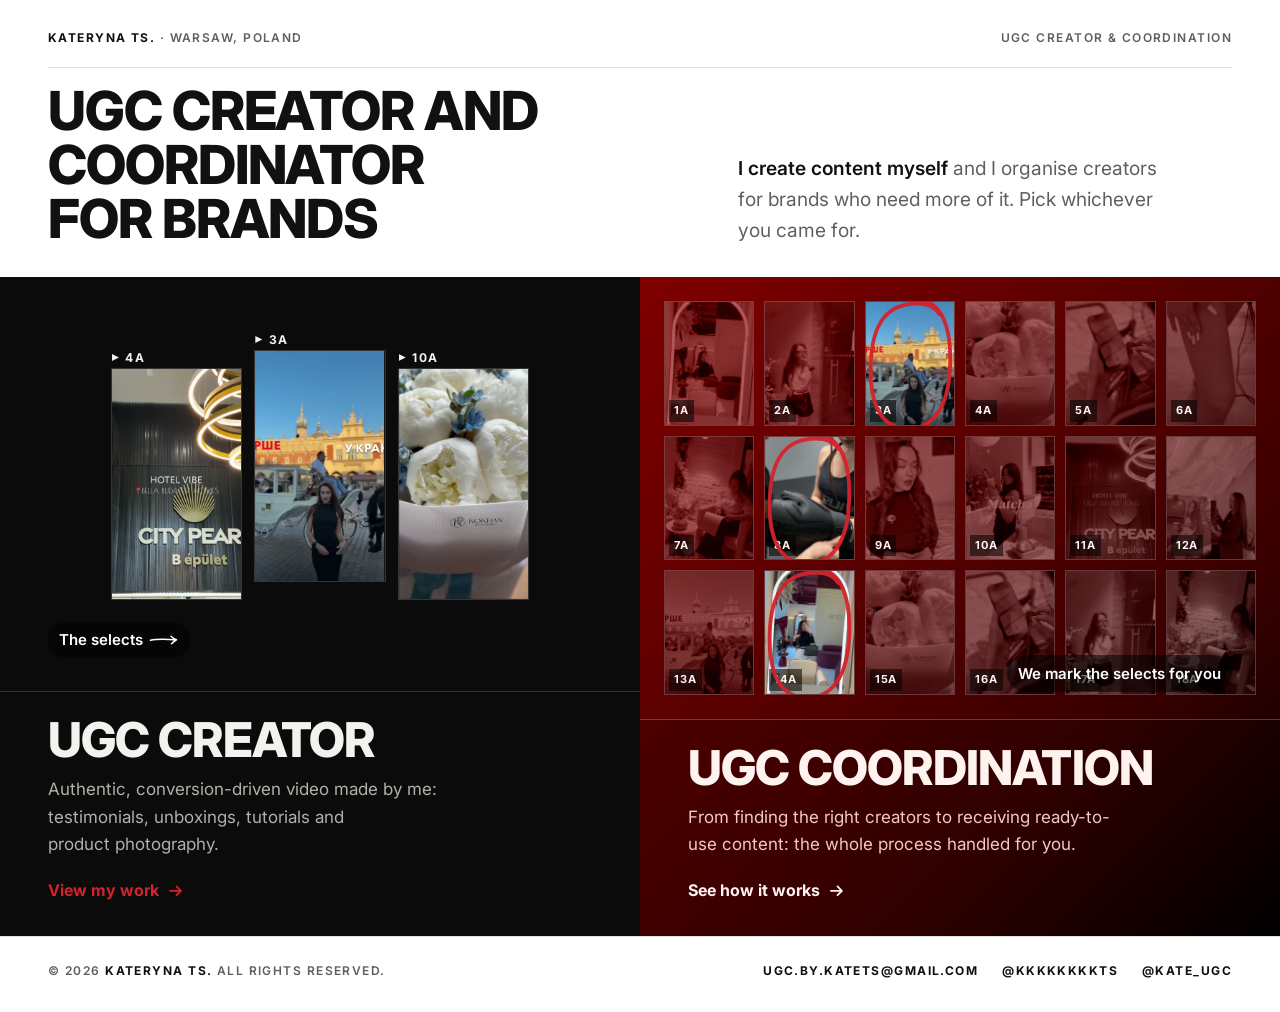
<file: index.html>
<!DOCTYPE html>
<html lang="en">
<head>
    <meta charset="UTF-8">
    <meta name="viewport" content="width=device-width, initial-scale=1.0">
    <title>Kateryna Ts. — UGC Creator &amp; Coordination</title>
    <meta name="description" content="Kateryna Ts. — UGC creator and model, and UGC coordination for brands. Choose the portfolio or the coordination service.">
    <meta name="author" content="Kateryna Ts.">
    <link rel="canonical" href="https://katyats.com/">
    <meta name="theme-color" content="#800000">
    <meta property="og:type" content="website">
    <meta property="og:site_name" content="Kateryna Ts.">
    <meta property="og:url" content="https://katyats.com/">
    <meta property="og:title" content="Kateryna Ts. — UGC Creator &amp; Coordination">
    <meta property="og:description" content="Kateryna Ts. — UGC creator and model, and UGC coordination for brands. Choose the portfolio or the coordination service.">
    <meta property="og:image" content="https://katyats.com/og-image.jpg">
    <meta property="og:image:width" content="1200">
    <meta property="og:image:height" content="630">
    <meta property="og:image:alt" content="Kateryna Ts. — UGC creator and coordinator for brands. Three stills from the portfolio.">
    <meta property="og:locale" content="en_US">
    <meta name="twitter:card" content="summary_large_image">
    <meta name="twitter:title" content="Kateryna Ts. — UGC Creator &amp; Coordination">
    <meta name="twitter:description" content="Kateryna Ts. — UGC creator and model, and UGC coordination for brands. Choose the portfolio or the coordination service.">
    <meta name="twitter:image" content="https://katyats.com/og-image.jpg">
    <link rel="icon" href="/favicon.svg" type="image/svg+xml">
    <link rel="preconnect" href="https://fonts.googleapis.com">
    <link rel="preconnect" href="https://fonts.gstatic.com" crossorigin>
    <link href="https://fonts.googleapis.com/css2?family=Inter:wght;500;600;700;800&display=swap" rel="stylesheet">
    <link rel="stylesheet" href="/css/site.css">
    <script type="application/ld+json">
    {"@context":"https://schema.org","@type":"WebSite","name":"Kateryna Ts.","url":"https://katyats.com/","author":{"@type":"Person","name":"Kateryna Ts.","jobTitle":"UGC Creator & Coordinator","url":"https://katyats.com/creator/"},"hasPart":[{"@type":"WebPage","name":"UGC Creator","url":"https://katyats.com/creator/"},{"@type":"WebPage","name":"UGC Coordination","url":"https://katyats.com/coordination/"}]}
    </script>
</head>
<body class="page-chooser">
<!--
THESIS: A darkroom contact sheet. The work sits on black film base with white edge print; a red grease pencil marks the selects. Refuses the beige creator-portfolio and the neon agency page alike.
OWN-WORLD: film black #0b0b0b, edge-print off-white, brand maroon #800000 owning whole regions, pencil red #d5222c for marks and actions. Big Shoulders Display caps as edge print, Schibsted Grotesk body, Caveat for pencil notes. Frames are 9:16 negatives with frame numbers; circles are drawn strokes, never borders.
STORY: a brand manager on a phone sees the videos first, understands there are two doors (I film / I coordinate), and writes on Telegram or email within a minute.
FIRST VIEWPORT: name and one-line offer as edge print, a headline in condensed caps, then two doors filling the viewport: black door with three looping frames and a pencil circle, red door with a ghost sheet and marked selects.
FORM: contact sheet with grease-pencil selects, candidate 5 of 7, seed 7b28501a.
FINISH: unreviewed and undocumented is unfinished; this build ends with the finish review, the verdict, and DESIGN.md
-->
    <main class="chooser">
        <section class="chooser-top">
            <div class="container">
                <div class="chooser-meta">
                    <span class="edge-print"><b>Kateryna Ts.</b> · Warsaw, Poland</span>
                    <span class="edge-print">UGC creator &amp; coordination</span>
                </div>
                <h1>UGC creator and coordinator for brands</h1>
                <p class="chooser-lead"><b>I create content myself</b> and I organise creators for brands who need more of&nbsp;it. Pick whichever you came&nbsp;for.</p>
            </div>
        </section>

        <div class="doors">
            <a class="door door--film" href="/creator/" data-flood="#0b0b0b">
                <div class="door-stage">
                    <span class="note note--film">The selects <svg class="stroke-arrow" viewBox="0 0 60 24" aria-hidden="true"><path d="M3 13 C 18 10, 34 11, 52 12 M44 5 C 48 9, 51 11, 55 12 C 51 14, 48 17, 45 20"/></svg></span>
                    <ul class="door-strip" aria-hidden="true">
                        <li class="frame"><span class="frame-num edge-print"><b>4A</b></span><div class="frame-media"><video data-loop muted loop playsinline preload="none" poster="/videos/posters/video4.jpg" data-src="/videos/preview/video4.mp4"></video></div><svg class="pencil" viewBox="0 0 100 160" aria-hidden="true"><path d="M52 6 C 88 2, 100 40, 96 92 C 92 140, 70 158, 44 156 C 12 154, 2 120, 4 78 C 6 34, 22 10, 58 10 C 72 10, 80 16, 84 22"/></svg></li>
                        <li class="frame"><span class="frame-num edge-print"><b>3A</b></span><div class="frame-media"><video data-loop muted loop playsinline preload="none" poster="/videos/posters/video2.jpg" data-src="/videos/preview/video2.mp4"></video></div><svg class="pencil" viewBox="0 0 100 160" aria-hidden="true"><path d="M52 6 C 88 2, 100 40, 96 92 C 92 140, 70 158, 44 156 C 12 154, 2 120, 4 78 C 6 34, 22 10, 58 10 C 72 10, 80 16, 84 22"/></svg></li>
                        <li class="frame"><span class="frame-num edge-print"><b>10A</b></span><div class="frame-media"><video data-loop muted loop playsinline preload="none" poster="/videos/posters/video9.jpg" data-src="/videos/preview/video9.mp4"></video></div><svg class="pencil" viewBox="0 0 100 160" aria-hidden="true"><path d="M52 6 C 88 2, 100 40, 96 92 C 92 140, 70 158, 44 156 C 12 154, 2 120, 4 78 C 6 34, 22 10, 58 10 C 72 10, 80 16, 84 22"/></svg></li>
                    </ul>
                </div>
                <div class="door-body">
                    <h2><span class="door-mark">UGC Creator<svg class="pencil pencil-wide" viewBox="0 0 100 160" preserveAspectRatio="none" aria-hidden="true"><path d="M52 6 C 88 2, 100 40, 96 92 C 92 140, 70 158, 44 156 C 12 154, 2 120, 4 78 C 6 34, 22 10, 58 10 C 72 10, 80 16, 84 22"/></svg></span></h2>
                    <p>Authentic, conversion-driven video made by me: testimonials, unboxings, tutorials and product&nbsp;photography.</p>
                    <span class="door-cta">View my work <svg viewBox="0 0 24 24" aria-hidden="true"><path d="M4 12h15M13 6l6 6-6 6"/></svg></span>
                </div>
            </a>
            <a class="door door--red" href="/coordination/" data-flood="#800000">
                <div class="door-stage">
                    <span class="note">We mark the selects for you</span>
                    <ul class="ghost-sheet" aria-hidden="true"><li class="ghost" data-n="1A"><img src="/videos/posters/video5.jpg" alt="" ></li><li class="ghost" data-n="2A"><img src="/videos/posters/video7.jpg" alt="" ></li><li class="ghost is-select" data-n="3A"><img src="/videos/posters/video2.jpg" alt="" ><svg class="pencil" viewBox="0 0 100 160" aria-hidden="true"><path d="M52 6 C 88 2, 100 40, 96 92 C 92 140, 70 158, 44 156 C 12 154, 2 120, 4 78 C 6 34, 22 10, 58 10 C 72 10, 80 16, 84 22"/></svg></li><li class="ghost" data-n="4A"><img src="/videos/posters/video9.jpg" alt="" ></li><li class="ghost" data-n="5A"><img src="/videos/posters/video0.jpg" alt="" ></li><li class="ghost" data-n="6A"><img src="/videos/posters/video11.jpg" alt="" ></li><li class="ghost" data-n="7A"><img src="/videos/posters/video3.jpg" alt="" ></li><li class="ghost is-select" data-n="8A"><img src="/videos/posters/video8.jpg" alt="" ><svg class="pencil" viewBox="0 0 100 160" aria-hidden="true"><path d="M52 6 C 88 2, 100 40, 96 92 C 92 140, 70 158, 44 156 C 12 154, 2 120, 4 78 C 6 34, 22 10, 58 10 C 72 10, 80 16, 84 22"/></svg></li><li class="ghost" data-n="9A"><img src="/videos/posters/video1.jpg" alt="" ></li><li class="ghost" data-n="10A"><img src="/videos/posters/video10.jpg" alt="" ></li><li class="ghost" data-n="11A"><img src="/videos/posters/video4.jpg" alt="" ></li><li class="ghost" data-n="12A"><img src="/videos/posters/video6.jpg" alt="" ></li><li class="ghost" data-n="13A"><img src="/videos/posters/video2.jpg" alt="" ></li><li class="ghost is-select" data-n="14A"><img src="/videos/posters/video5.jpg" alt="" ><svg class="pencil" viewBox="0 0 100 160" aria-hidden="true"><path d="M52 6 C 88 2, 100 40, 96 92 C 92 140, 70 158, 44 156 C 12 154, 2 120, 4 78 C 6 34, 22 10, 58 10 C 72 10, 80 16, 84 22"/></svg></li><li class="ghost" data-n="15A"><img src="/videos/posters/video9.jpg" alt="" ></li><li class="ghost" data-n="16A"><img src="/videos/posters/video0.jpg" alt="" ></li><li class="ghost" data-n="17A"><img src="/videos/posters/video7.jpg" alt="" ></li><li class="ghost" data-n="18A"><img src="/videos/posters/video3.jpg" alt="" ></li></ul>
                </div>
                <div class="door-body">
                    <h2><span class="door-mark">UGC Coordination<svg class="pencil pencil-wide" viewBox="0 0 100 160" preserveAspectRatio="none" aria-hidden="true"><path d="M52 6 C 88 2, 100 40, 96 92 C 92 140, 70 158, 44 156 C 12 154, 2 120, 4 78 C 6 34, 22 10, 58 10 C 72 10, 80 16, 84 22"/></svg></span></h2>
                    <p>From finding the right creators to receiving ready-to-use content: the whole process handled for&nbsp;you.</p>
                    <span class="door-cta">See how it works <svg viewBox="0 0 24 24" aria-hidden="true"><path d="M4 12h15M13 6l6 6-6 6"/></svg></span>
                </div>
            </a>
        </div>
    </main>
    <footer class="site-foot">
        <div class="container">
            <span class="edge-print">© <span id="footerYear">2026</span> <b>Kateryna Ts.</b> All rights reserved.</span>
            <span class="foot-links"><a class="edge-print" href="mailto:ugc.by.katets@gmail.com"><b>ugc.by.katets@gmail.com</b></a><a class="edge-print" href="https://t.me/kkkkkkkkts" target="_blank" rel="noopener noreferrer"><b>@kkkkkkkkts</b></a><a class="edge-print" href="https://t.me/kate_ugc" target="_blank" rel="noopener noreferrer"><b>@kate_ugc</b></a></span>
        </div>
    </footer>
    <script src="/js/site.js" defer></script>
</body>
</html>
</file>
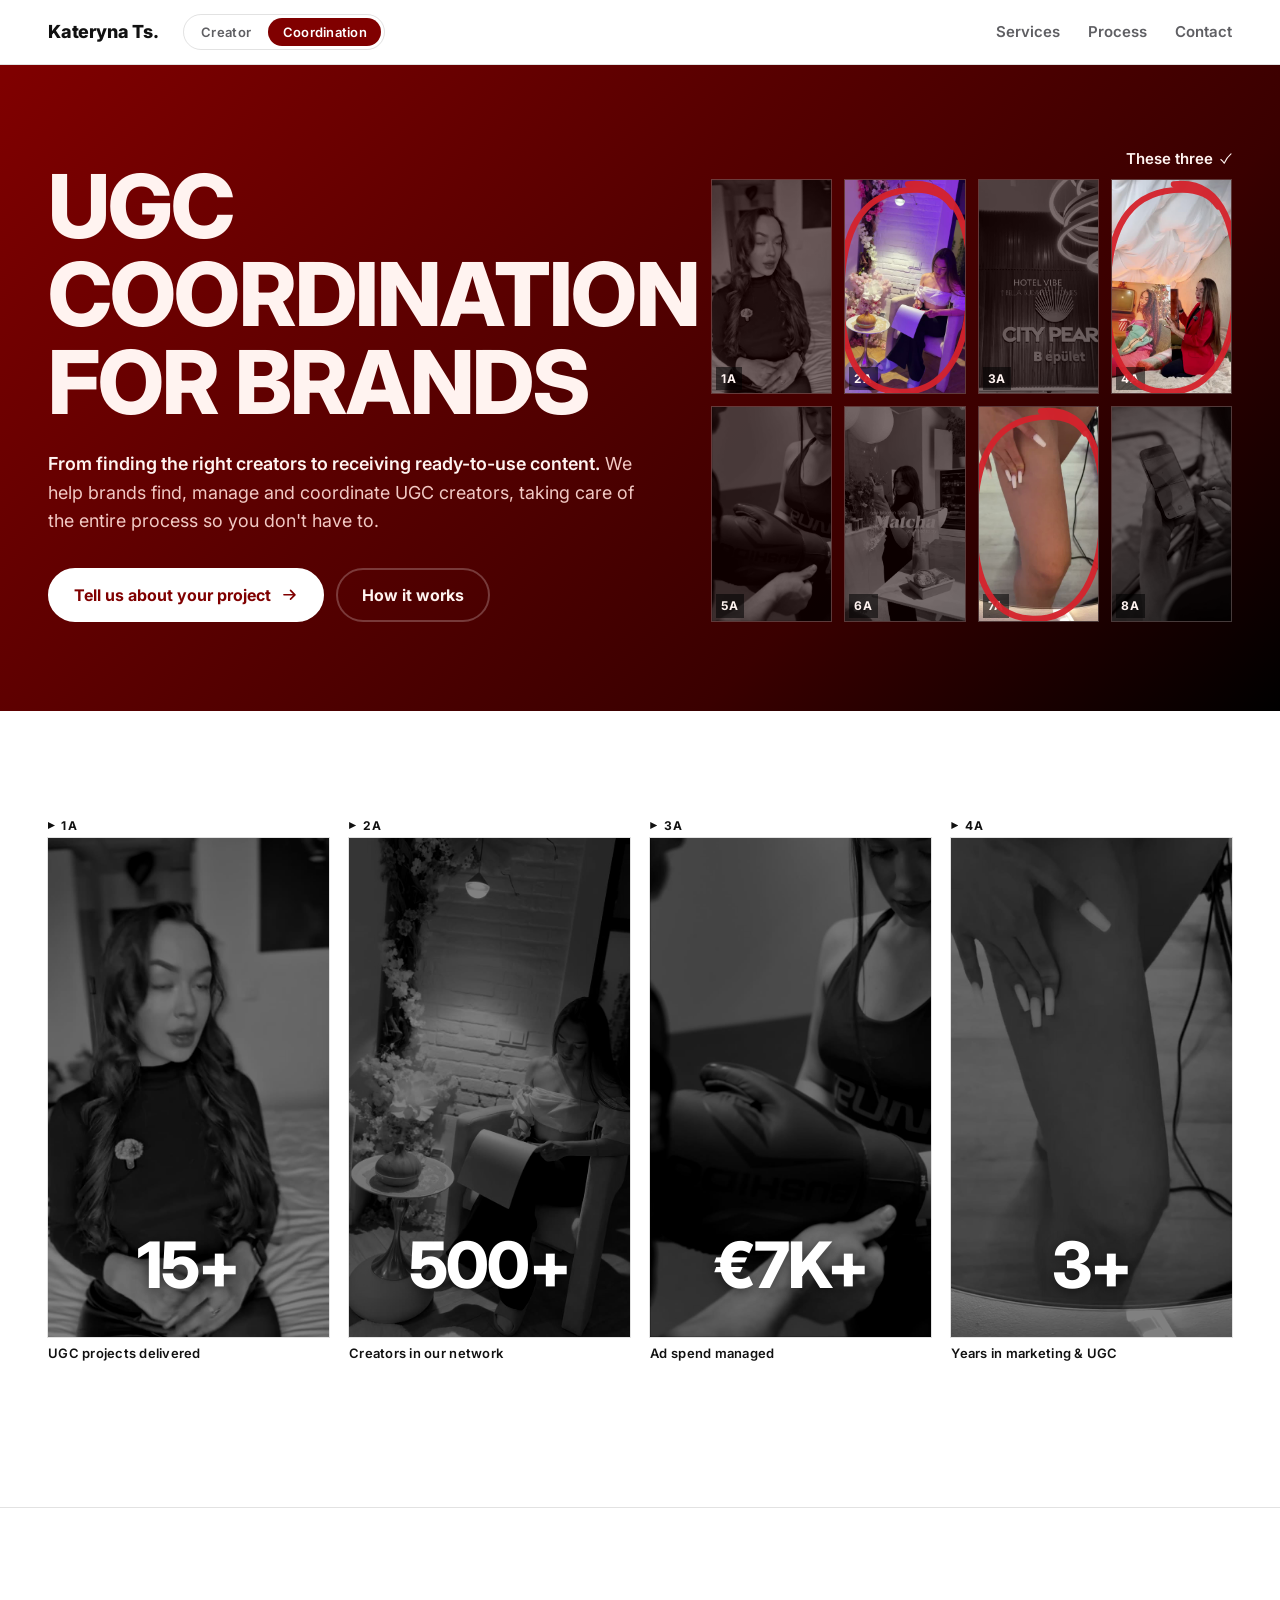
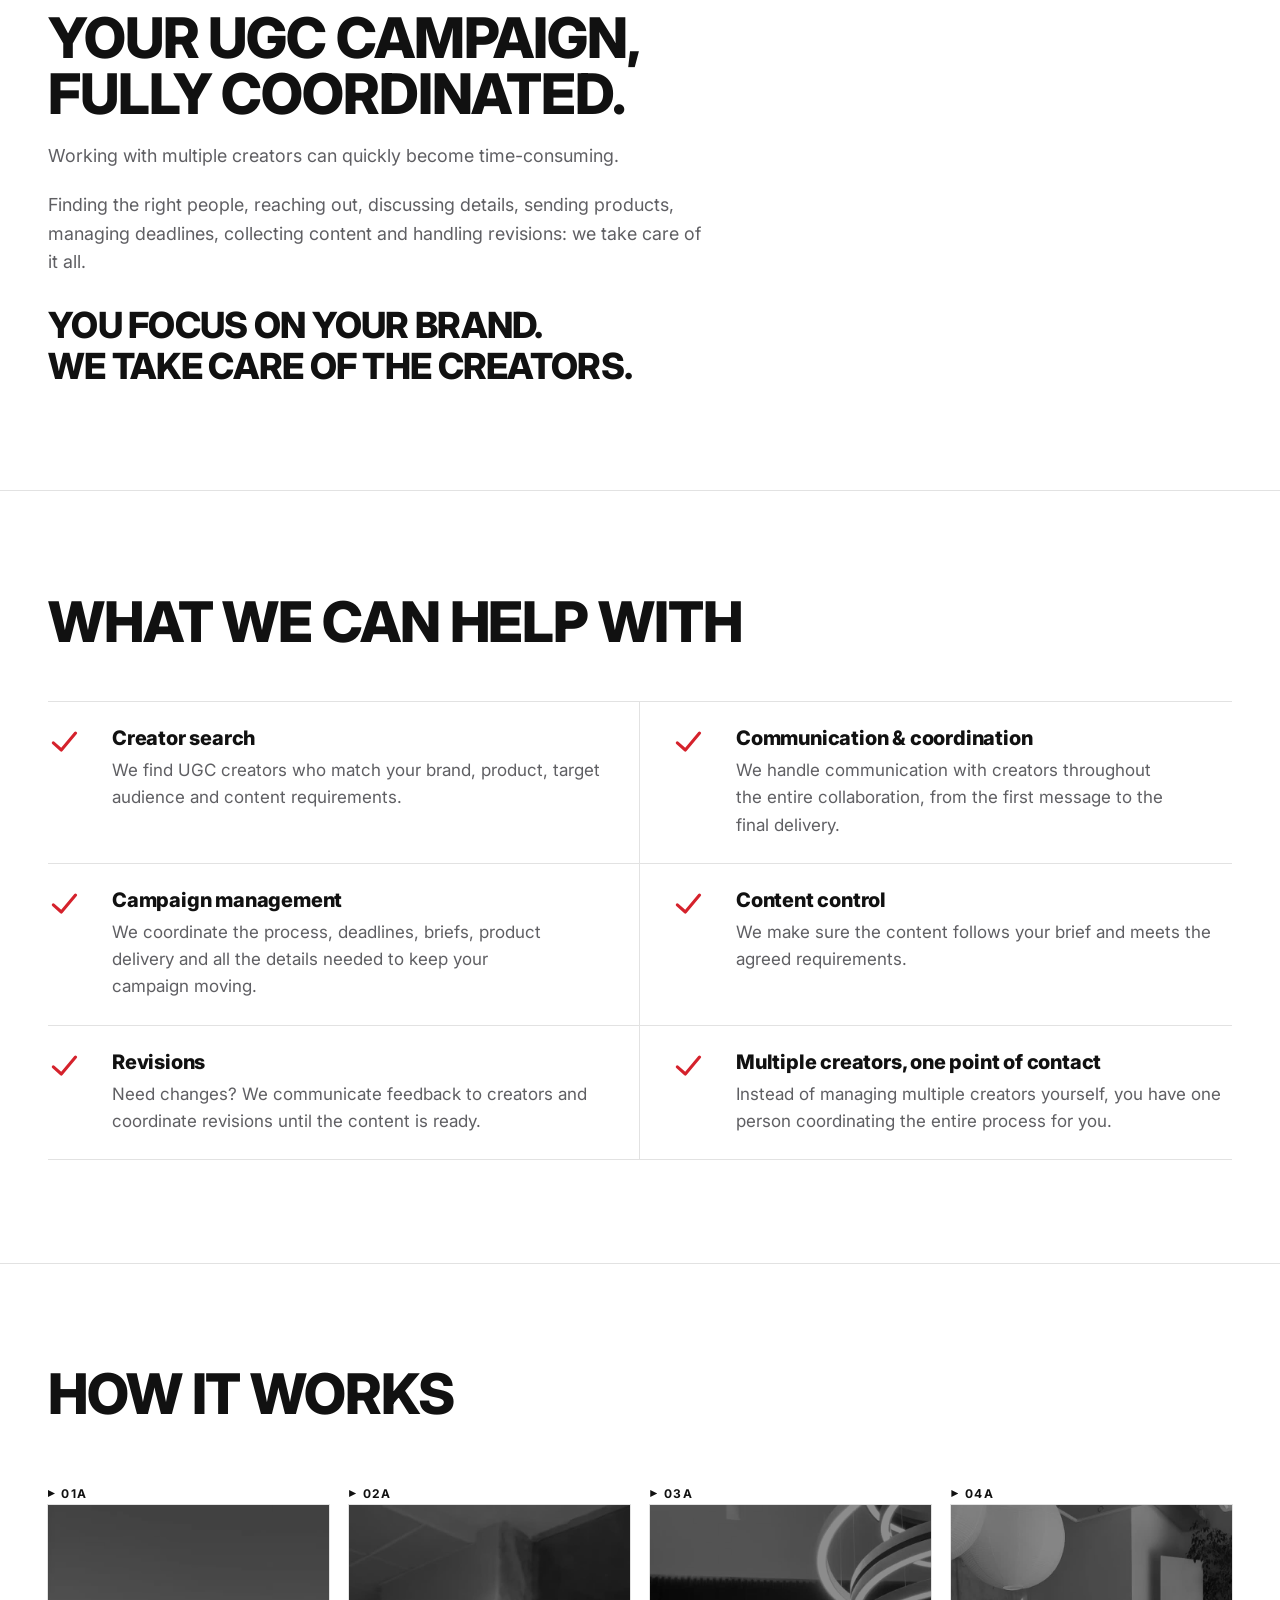
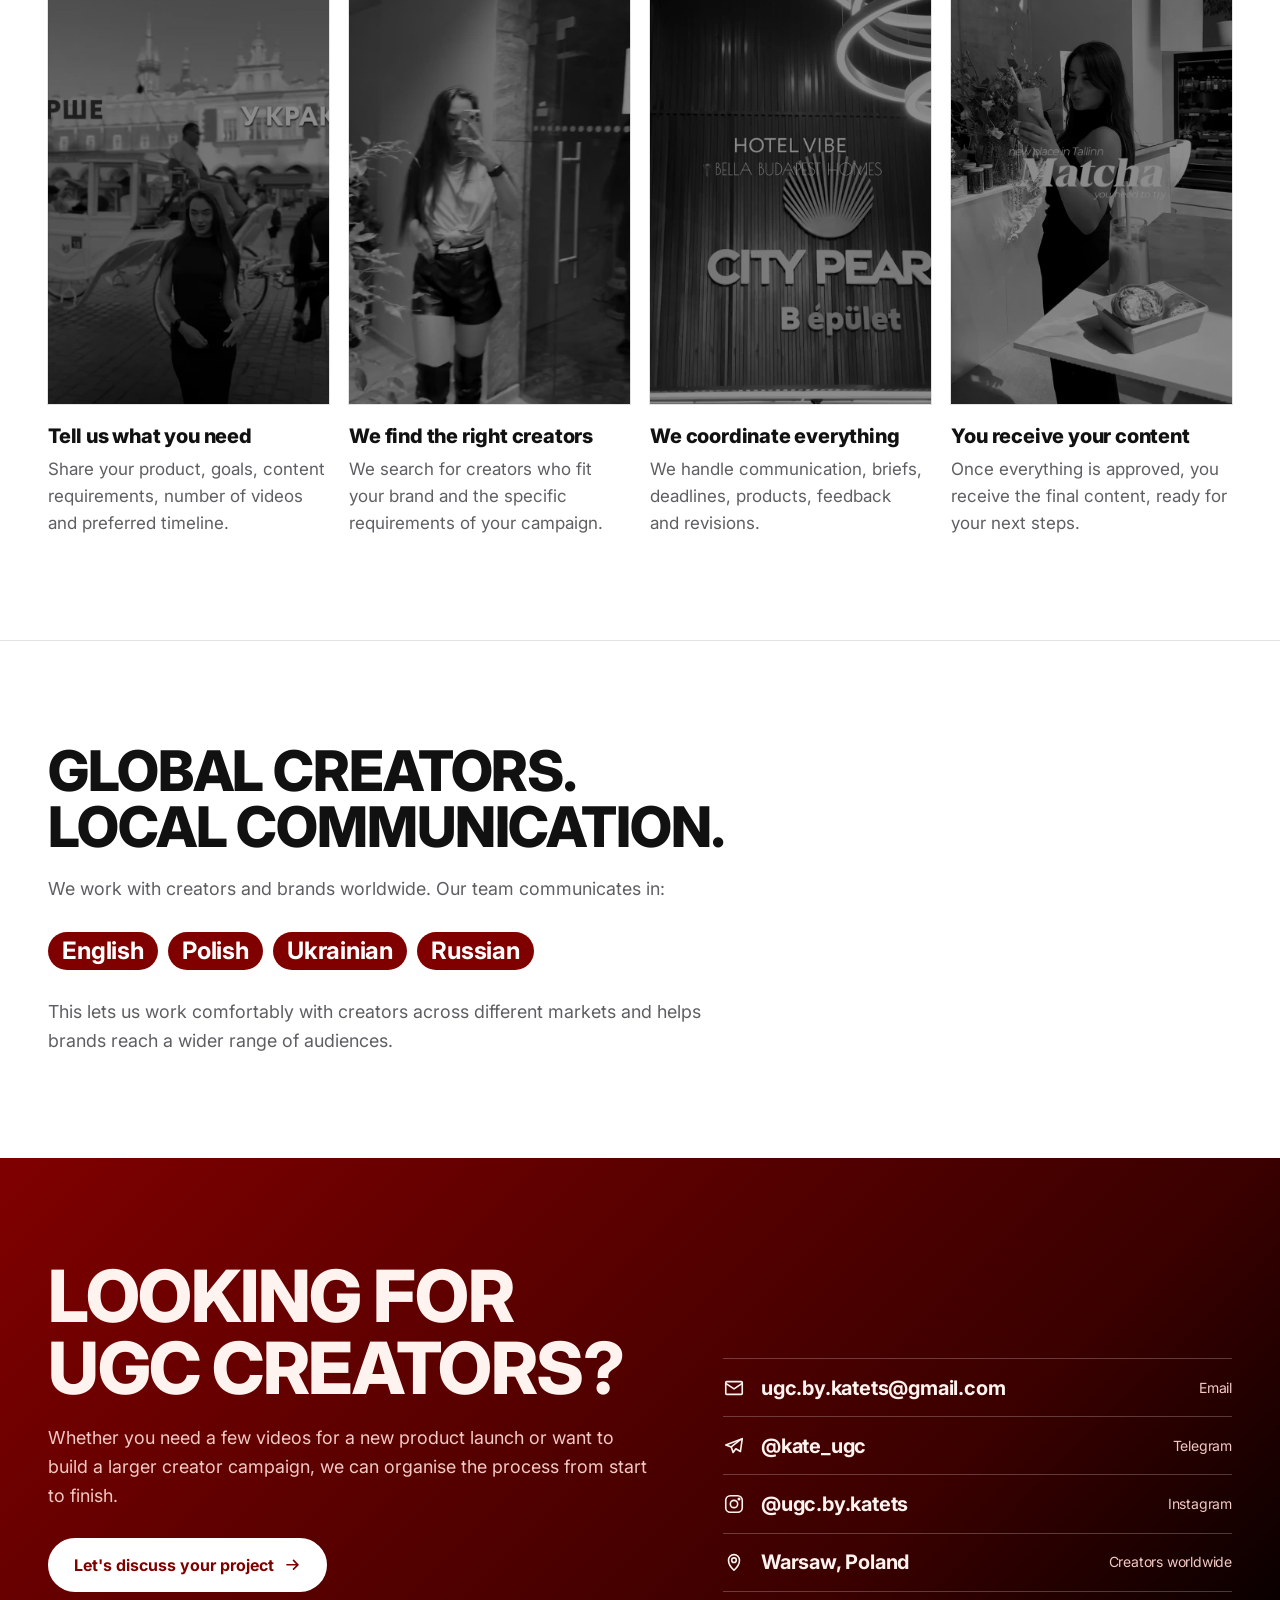
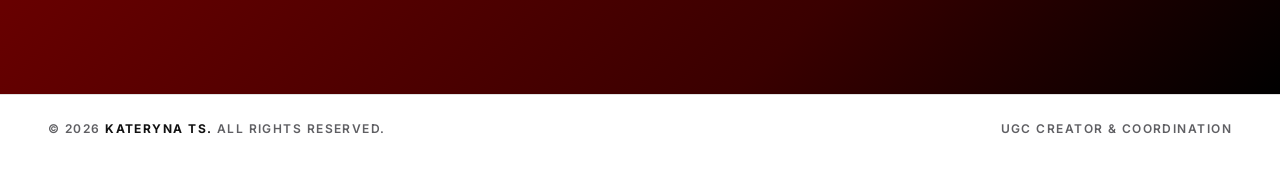
<file: coordination/index.html>
<!DOCTYPE html>
<html lang="en">
<head>
    <meta charset="UTF-8">
    <meta name="viewport" content="width=device-width, initial-scale=1.0">
    <title>Kateryna Ts. — UGC Coordination for Brands</title>
    <meta name="description" content="UGC coordination for brands: we find, brief and manage UGC creators and deliver ready-to-use content. One point of contact, four languages, Warsaw-based.">
    <meta name="author" content="Kateryna Ts.">
    <link rel="canonical" href="https://katyats.com/coordination/">
    <meta name="theme-color" content="#800000">
    <meta property="og:type" content="website">
    <meta property="og:site_name" content="Kateryna Ts.">
    <meta property="og:url" content="https://katyats.com/coordination/">
    <meta property="og:title" content="Kateryna Ts. — UGC Coordination for Brands">
    <meta property="og:description" content="UGC coordination for brands: we find, brief and manage UGC creators and deliver ready-to-use content. One point of contact, four languages, Warsaw-based.">
    <meta property="og:image" content="https://katyats.com/og-image.jpg">
    <meta property="og:image:width" content="1200">
    <meta property="og:image:height" content="630">
    <meta property="og:image:alt" content="Kateryna Ts. — UGC creator and coordinator for brands. Three stills from the portfolio.">
    <meta property="og:locale" content="en_US">
    <meta name="twitter:card" content="summary_large_image">
    <meta name="twitter:title" content="Kateryna Ts. — UGC Coordination for Brands">
    <meta name="twitter:description" content="UGC coordination for brands: we find, brief and manage UGC creators and deliver ready-to-use content. One point of contact, four languages, Warsaw-based.">
    <meta name="twitter:image" content="https://katyats.com/og-image.jpg">
    <link rel="icon" href="/favicon.svg" type="image/svg+xml">
    <link rel="preconnect" href="https://fonts.googleapis.com">
    <link rel="preconnect" href="https://fonts.gstatic.com" crossorigin>
    <link href="https://fonts.googleapis.com/css2?family=Inter:wght;500;600;700;800&display=swap" rel="stylesheet">
    <link rel="stylesheet" href="/css/site.css">
    <script type="application/ld+json">
    {"@context":"https://schema.org","@type":"Service","name":"UGC Coordination","serviceType":"UGC creator coordination","provider":{"@type":"Person","name":"Kateryna Ts.","url":"https://katyats.com/"},"areaServed":"Worldwide","availableLanguage":["en","pl","uk","ru"],"url":"https://katyats.com/coordination/"}
    </script>
</head>
<body class="page-coord">
<!--
THESIS: A darkroom contact sheet. The work sits on black film base with white edge print; a red grease pencil marks the selects. Refuses the beige creator-portfolio and the neon agency page alike.
OWN-WORLD: film black #0b0b0b, edge-print off-white, brand maroon #800000 owning whole regions, pencil red #d5222c for marks and actions. Big Shoulders Display caps as edge print, Schibsted Grotesk body, Caveat for pencil notes. Frames are 9:16 negatives with frame numbers; circles are drawn strokes, never borders.
STORY: a brand manager on a phone sees the videos first, understands there are two doors (I film / I coordinate), and writes on Telegram or email within a minute.
FIRST VIEWPORT: name and one-line offer as edge print, a headline in condensed caps, then two doors filling the viewport: black door with three looping frames and a pencil circle, red door with a ghost sheet and marked selects.
FORM: contact sheet with grease-pencil selects, candidate 5 of 7, seed 7b28501a.
FINISH: unreviewed and undocumented is unfinished; this build ends with the finish review, the verdict, and DESIGN.md
-->
    <header class="site-head">
        <div class="container">
            <a href="/" class="logo" aria-label="Kateryna Ts., back to start">Kateryna Ts.</a>
            <div class="switch" role="group" aria-label="Section of the site">
                <a href="/creator/" data-flood="#0b0b0b">Creator</a>
                <a href="/coordination/" aria-current="page">Coordination</a>
            </div>
            <nav class="site-nav" aria-label="Main">
                <a href="#services">Services</a>
                <a href="#process">Process</a>
                <a href="#contact">Contact</a>
            </nav>
            <button id="menuOpen" class="menu-btn" type="button" aria-label="Open menu"><svg viewBox="0 0 24 24" aria-hidden="true"><path d="M3 6h18M3 12h18M3 18h18"/></svg></button>
        </div>
        <dialog id="menu" class="menu" aria-label="Menu">
            <div class="menu-inner">
                <div class="menu-top">
                    <span class="logo">Kateryna Ts.</span>
                    <button id="menuClose" class="menu-close" type="button" aria-label="Close menu"><svg viewBox="0 0 24 24" aria-hidden="true"><path d="M5 5l14 14M19 5L5 19"/></svg></button>
                </div>
                <nav class="menu-links" aria-label="Main">
                    <a href="#services">Services</a>
                    <a href="#process">Process</a>
                    <a href="#contact">Contact</a>
                </nav>
                <div class="switch" role="group" aria-label="Section of the site">
                    <a href="/creator/" data-flood="#0b0b0b">Creator</a>
                    <a href="/coordination/" aria-current="page">Coordination</a>
                </div>
            </div>
        </dialog>
    </header>

    <main>
        <div class="band-red">
        <section class="hero">
            <div class="container">
                <div class="hero-copy">
                                        <h1>UGC coordination for brands</h1>
                    <p class="hero-lead"><b>From finding the right creators to receiving ready-to-use content.</b> We help brands find, manage and coordinate UGC creators, taking care of the entire process so you don't have&nbsp;to.</p>
                    <div class="hero-actions">
                        <a href="mailto:ugc.by.katets@gmail.com?subject=UGC%20coordination%20enquiry" class="btn btn-ink">Tell us about your project <svg viewBox="0 0 24 24" aria-hidden="true"><path d="M4 12h15M13 6l6 6-6 6"/></svg></a>
                        <a href="#process" class="btn btn-ghost">How it works</a>
                    </div>
                </div>
                <ul class="red-sheet" aria-hidden="true">
                    <span class="note note--sheet">These three <svg class="stroke-tick" viewBox="0 0 36 36" aria-hidden="true"><path d="M5 20 C 9 23, 12 27, 14 30 C 18 20, 25 11, 32 5"/></svg></span>
                    <li class="ghost" data-n="1A"><img src="/videos/posters/video1.jpg" alt="" loading="lazy"></li><li class="ghost is-select" data-n="2A"><img src="/videos/posters/video3.jpg" alt="" loading="lazy"><svg class="pencil" viewBox="0 0 100 160" aria-hidden="true"><path d="M52 6 C 88 2, 100 40, 96 92 C 92 140, 70 158, 44 156 C 12 154, 2 120, 4 78 C 6 34, 22 10, 58 10 C 72 10, 80 16, 84 22"/></svg></li><li class="ghost" data-n="3A"><img src="/videos/posters/video4.jpg" alt="" loading="lazy"></li><li class="ghost is-select" data-n="4A"><img src="/videos/posters/video6.jpg" alt="" loading="lazy"><svg class="pencil" viewBox="0 0 100 160" aria-hidden="true"><path d="M52 6 C 88 2, 100 40, 96 92 C 92 140, 70 158, 44 156 C 12 154, 2 120, 4 78 C 6 34, 22 10, 58 10 C 72 10, 80 16, 84 22"/></svg></li><li class="ghost" data-n="5A"><img src="/videos/posters/video8.jpg" alt="" loading="lazy"></li><li class="ghost" data-n="6A"><img src="/videos/posters/video10.jpg" alt="" loading="lazy"></li><li class="ghost is-select" data-n="7A"><img src="/videos/posters/video11.jpg" alt="" loading="lazy"><svg class="pencil" viewBox="0 0 100 160" aria-hidden="true"><path d="M52 6 C 88 2, 100 40, 96 92 C 92 140, 70 158, 44 156 C 12 154, 2 120, 4 78 C 6 34, 22 10, 58 10 C 72 10, 80 16, 84 22"/></svg></li><li class="ghost" data-n="8A"><img src="/videos/posters/video0.jpg" alt="" loading="lazy"></li>
                </ul>
            </div>
        </section>
        </div>

        <section class="section" aria-label="Track record">
            <div class="container">
                <ul class="tally" aria-label="Track record"><li class="frame"><span class="frame-num edge-print"><b>1A</b></span><div class="frame-media"><img src="/videos/posters/video1.jpg" alt=""><span class="tally-num hand">15+</span></div><span class="frame-title">UGC projects delivered</span></li><li class="frame"><span class="frame-num edge-print"><b>2A</b></span><div class="frame-media"><img src="/videos/posters/video3.jpg" alt=""><span class="tally-num hand">500+</span></div><span class="frame-title">Creators in our network</span></li><li class="frame"><span class="frame-num edge-print"><b>3A</b></span><div class="frame-media"><img src="/videos/posters/video8.jpg" alt=""><span class="tally-num hand">€7K+</span></div><span class="frame-title">Ad spend managed</span></li><li class="frame"><span class="frame-num edge-print"><b>4A</b></span><div class="frame-media"><img src="/videos/posters/video11.jpg" alt=""><span class="tally-num hand">3+</span></div><span class="frame-title">Years in marketing &amp; UGC</span></li></ul>
            </div>
        </section>

        <section class="section">
            <div class="container">
                <div class="prose">
                    <h2>Your UGC campaign, fully coordinated.</h2>
                    <p>Working with multiple creators can quickly become time-consuming.</p>
                    <p>Finding the right people, reaching out, discussing details, sending products, managing deadlines, collecting content and handling revisions: we take care of it all.</p>
                    <p class="prose-emphasis">You focus on your brand.<br>We take care of the creators.</p>
                </div>
            </div>
        </section>

        <section id="services" class="section">
            <div class="container">
                <div class="section-head">
                    <h2>What we can help with</h2>
                    
                </div>
                <ul class="brief">
                    <li class="brief-item"><svg class="shoot-mark" viewBox="0 0 36 36" aria-hidden="true"><path d="M6 19 L15 27 L31 8"/></svg><div><h3>Creator search</h3><p>We find UGC creators who match your brand, product, target audience and content requirements.</p></div></li>
                    <li class="brief-item"><svg class="shoot-mark" viewBox="0 0 36 36" aria-hidden="true"><path d="M6 19 L15 27 L31 8"/></svg><div><h3>Communication &amp; coordination</h3><p>We handle communication with creators throughout the entire collaboration, from the first message to the final delivery.</p></div></li>
                    <li class="brief-item"><svg class="shoot-mark" viewBox="0 0 36 36" aria-hidden="true"><path d="M6 19 L15 27 L31 8"/></svg><div><h3>Campaign management</h3><p>We coordinate the process, deadlines, briefs, product delivery and all the details needed to keep your campaign moving.</p></div></li>
                    <li class="brief-item"><svg class="shoot-mark" viewBox="0 0 36 36" aria-hidden="true"><path d="M6 19 L15 27 L31 8"/></svg><div><h3>Content control</h3><p>We make sure the content follows your brief and meets the agreed requirements.</p></div></li>
                    <li class="brief-item"><svg class="shoot-mark" viewBox="0 0 36 36" aria-hidden="true"><path d="M6 19 L15 27 L31 8"/></svg><div><h3>Revisions</h3><p>Need changes? We communicate feedback to creators and coordinate revisions until the content is ready.</p></div></li>
                    <li class="brief-item"><svg class="shoot-mark" viewBox="0 0 36 36" aria-hidden="true"><path d="M6 19 L15 27 L31 8"/></svg><div><h3>Multiple creators, one point of contact</h3><p>Instead of managing multiple creators yourself, you have one person coordinating the entire process for you.</p></div></li>
                </ul>
            </div>
        </section>

        <section id="process" class="section">
            <div class="container">
                <div class="section-head">
                    <h2>How it works</h2>
                    
                </div>
                <ol class="reel"><li><div class="frame"><span class="frame-num edge-print"><b>01A</b></span><div class="frame-media"><img src="/videos/posters/video2.jpg" alt=""></div></div><div class="reel-body"><h3>Tell us what you need</h3><p>Share your product, goals, content requirements, number of videos and preferred timeline.</p></div></li><li><div class="frame"><span class="frame-num edge-print"><b>02A</b></span><div class="frame-media"><img src="/videos/posters/video7.jpg" alt=""></div></div><div class="reel-body"><h3>We find the right creators</h3><p>We search for creators who fit your brand and the specific requirements of your campaign.</p></div></li><li><div class="frame"><span class="frame-num edge-print"><b>03A</b></span><div class="frame-media"><img src="/videos/posters/video4.jpg" alt=""></div></div><div class="reel-body"><h3>We coordinate everything</h3><p>We handle communication, briefs, deadlines, products, feedback and revisions.</p></div></li><li><div class="frame"><span class="frame-num edge-print"><b>04A</b></span><div class="frame-media"><img src="/videos/posters/video10.jpg" alt=""></div></div><div class="reel-body"><h3>You receive your content</h3><p>Once everything is approved, you receive the final content, ready for your next steps.</p></div></li></ol>
            </div>
        </section>

        <section class="section">
            <div class="container">
                <div class="prose">
                    <h2>Global creators. Local communication.</h2>
                    <p>We work with creators and brands worldwide. Our team communicates in:</p>
                    <ul class="langs" aria-label="Languages">
                        <li>English</li><li>Polish</li><li>Ukrainian</li><li>Russian</li>
                    </ul>
                    <p>This lets us work comfortably with creators across different markets and helps brands reach a wider range of audiences.</p>
                </div>
            </div>
        </section>

        <section id="contact" class="contact">
            <div class="container">
                <div>
                    <h2>Looking for UGC creators?</h2>
                    <p>Whether you need a few videos for a new product launch or want to build a larger creator campaign, we can organise the process from start to finish.</p>
                    <a href="mailto:ugc.by.katets@gmail.com?subject=UGC%20coordination%20enquiry" class="btn btn-ink">Let's discuss your project <svg viewBox="0 0 24 24" aria-hidden="true"><path d="M4 12h15M13 6l6 6-6 6"/></svg></a>
                </div>
                <ul class="contact-list">
                    <li><a href="mailto:ugc.by.katets@gmail.com?subject=UGC%20coordination%20enquiry"><svg viewBox="0 0 24 24" aria-hidden="true"><rect x="3" y="5" width="18" height="14" rx="1"/><path d="M3 7l9 6 9-6"/></svg> ugc.by.katets@gmail.com<small>Email</small></a></li>
                    <li><a href="https://t.me/kate_ugc" target="_blank" rel="noopener noreferrer"><svg viewBox="0 0 24 24" aria-hidden="true"><path d="M21 4L3 11l6 2 2 6 3-4 5 3z"/><path d="M9 13l10-8"/></svg> @kate_ugc<small>Telegram</small></a></li>
                    <li><a href="https://www.instagram.com/ugc.by.katets/" target="_blank" rel="noopener noreferrer"><svg viewBox="0 0 24 24" aria-hidden="true"><rect x="3" y="3" width="18" height="18" rx="5"/><circle cx="12" cy="12" r="4"/><circle cx="17.5" cy="6.5" r="0.8" fill="currentColor"/></svg> @ugc.by.katets<small>Instagram</small></a></li>
                    <li><span><svg viewBox="0 0 24 24" aria-hidden="true"><path d="M12 21s-6-5.5-6-11a6 6 0 0 1 12 0c0 5.5-6 11-6 11z"/><circle cx="12" cy="10" r="2.5"/></svg> Warsaw, Poland<small>Creators worldwide</small></span></li>
                </ul>
            </div>
        </section>
    </main>
    <footer class="site-foot">
        <div class="container">
            <span class="edge-print">© <span id="footerYear">2026</span> <b>Kateryna Ts.</b> All rights reserved.</span>
            <span class="edge-print">UGC creator &amp; coordination</span>
        </div>
    </footer>
    <script src="/js/site.js" defer></script>
</body>
</html>
</file>
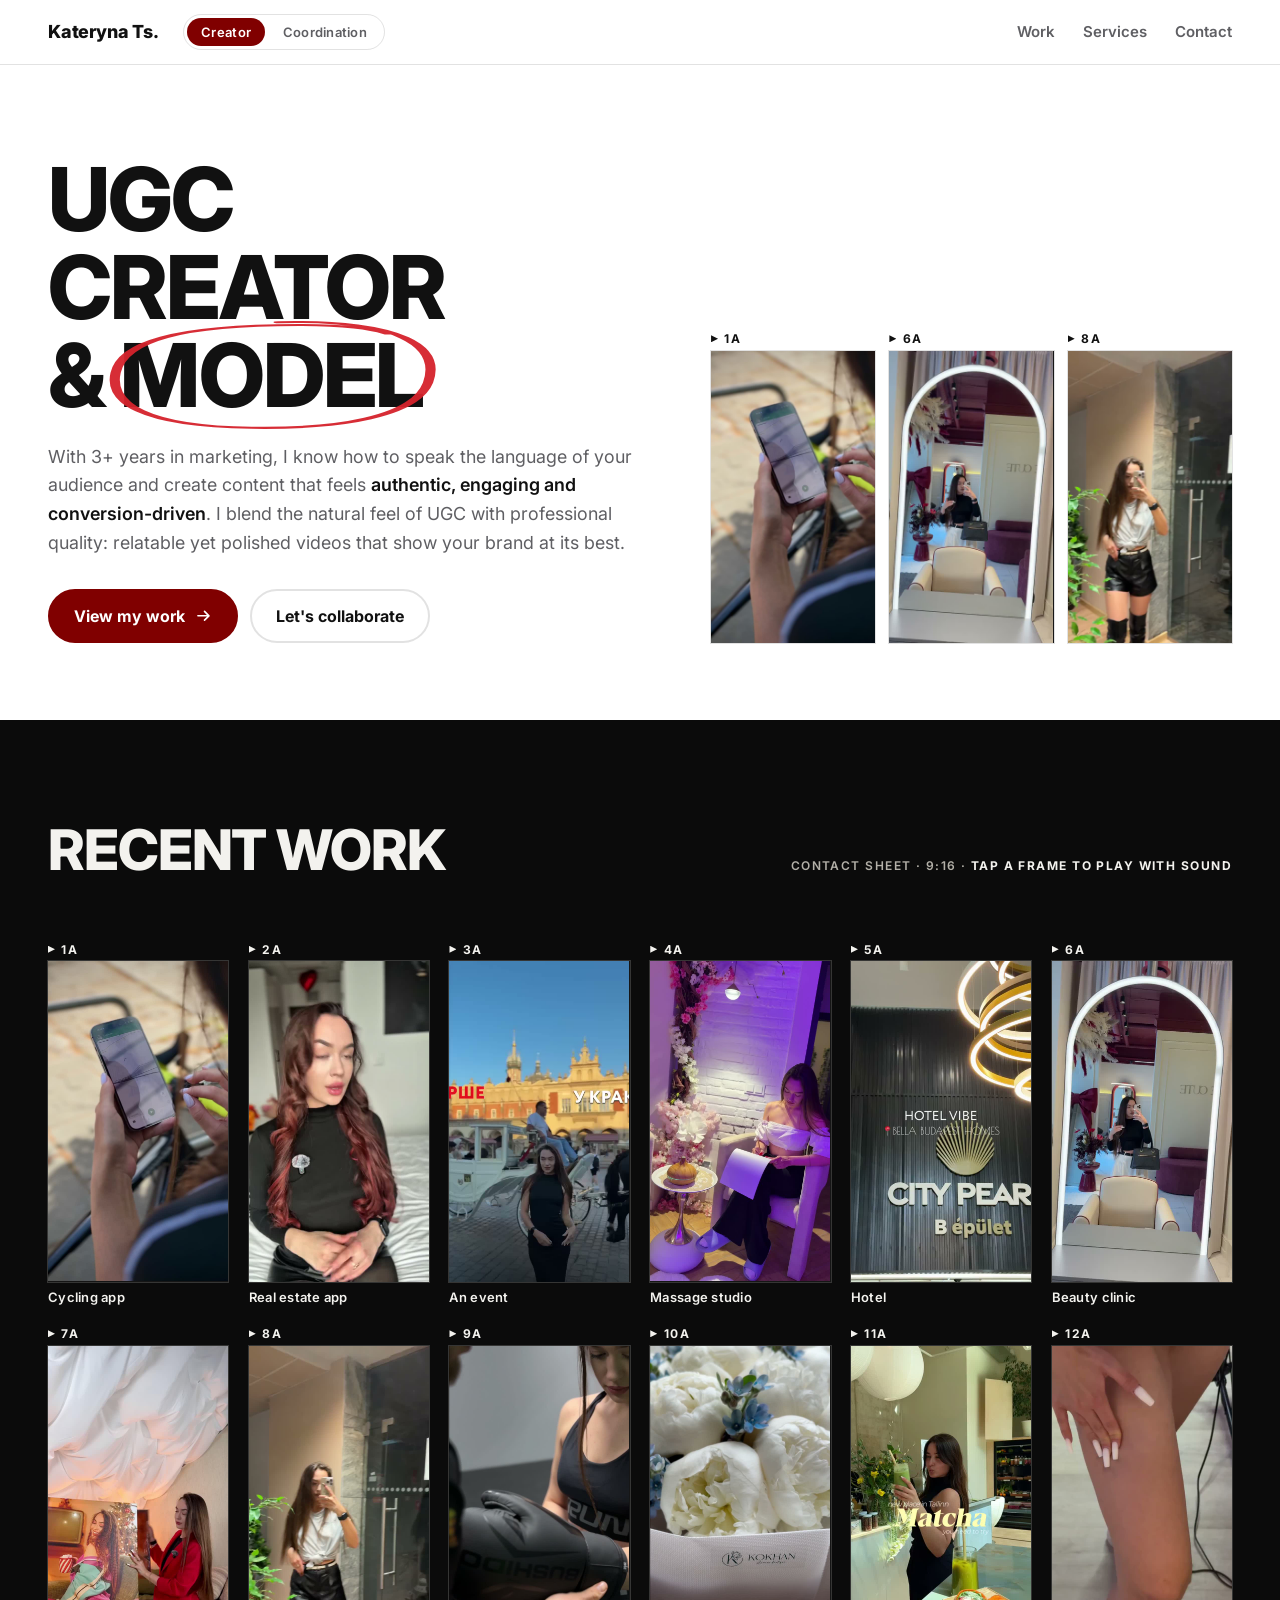
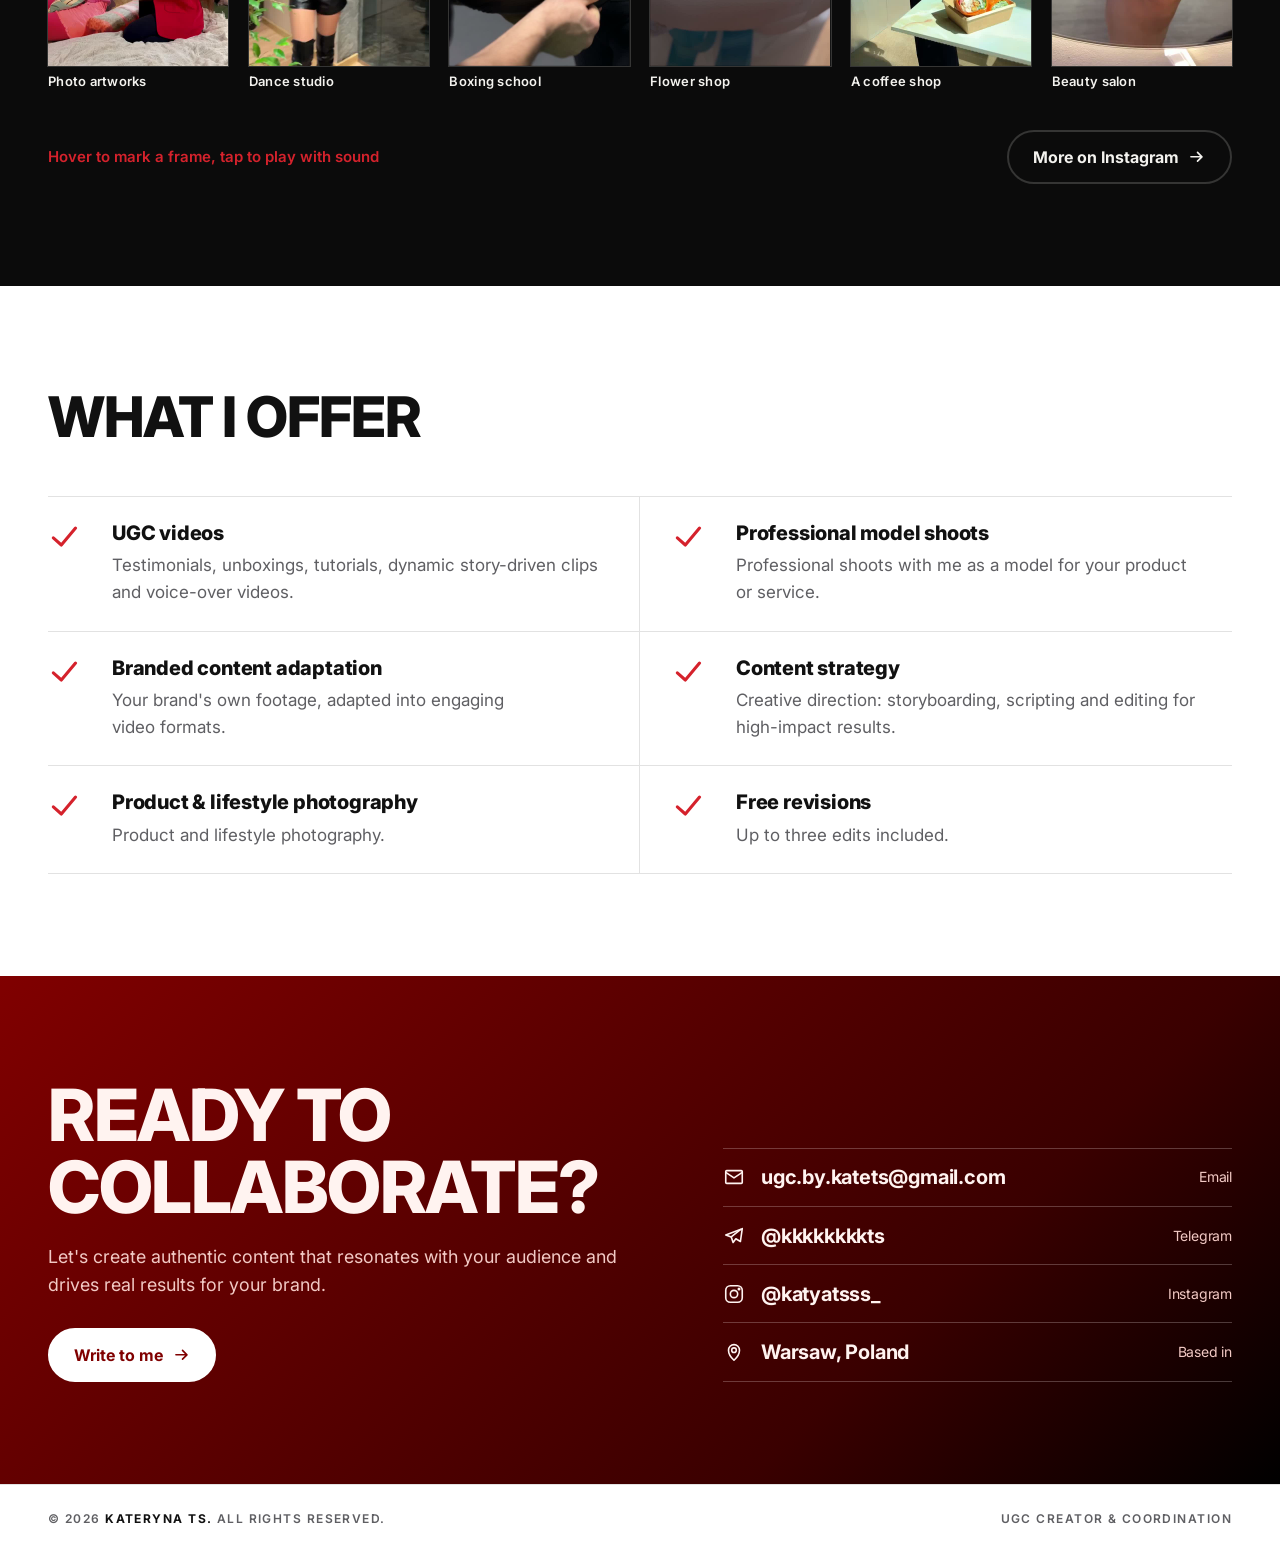
<file: creator/index.html>
<!DOCTYPE html>
<html lang="en">
<head>
    <meta charset="UTF-8">
    <meta name="viewport" content="width=device-width, initial-scale=1.0">
    <title>Kateryna Ts. — UGC Creator &amp; Model</title>
    <meta name="description" content="Kateryna Ts. — UGC Creator and Model based in Warsaw. Authentic, conversion-driven video content for brands: testimonials, unboxings, tutorials and product&nbsp;photography.">
    <meta name="author" content="Kateryna Ts.">
    <link rel="canonical" href="https://katyats.com/creator/">
    <meta name="theme-color" content="#800000">
    <meta property="og:type" content="website">
    <meta property="og:site_name" content="Kateryna Ts.">
    <meta property="og:url" content="https://katyats.com/creator/">
    <meta property="og:title" content="Kateryna Ts. — UGC Creator &amp; Model">
    <meta property="og:description" content="Kateryna Ts. — UGC Creator and Model based in Warsaw. Authentic, conversion-driven video content for brands: testimonials, unboxings, tutorials and product photography.">
    <meta property="og:image" content="https://katyats.com/og-image.jpg">
    <meta property="og:image:width" content="1200">
    <meta property="og:image:height" content="630">
    <meta property="og:image:alt" content="Kateryna Ts. — UGC creator and coordinator for brands. Three stills from the portfolio.">
    <meta property="og:locale" content="en_US">
    <meta name="twitter:card" content="summary_large_image">
    <meta name="twitter:title" content="Kateryna Ts. — UGC Creator &amp; Model">
    <meta name="twitter:description" content="Kateryna Ts. — UGC Creator and Model based in Warsaw. Authentic, conversion-driven video content for brands: testimonials, unboxings, tutorials and product photography.">
    <meta name="twitter:image" content="https://katyats.com/og-image.jpg">
    <link rel="icon" href="/favicon.svg" type="image/svg+xml">
    <link rel="preconnect" href="https://fonts.googleapis.com">
    <link rel="preconnect" href="https://fonts.gstatic.com" crossorigin>
    <link href="https://fonts.googleapis.com/css2?family=Inter:wght;500;600;700;800&display=swap" rel="stylesheet">
    <link rel="stylesheet" href="/css/site.css">
    <script type="application/ld+json">
    {"@context":"https://schema.org","@type":"Person","name":"Kateryna Ts.","jobTitle":"UGC Creator & Model","url":"https://katyats.com/creator/","email":"mailto:ugc.by.katets@gmail.com","address":{"@type":"PostalAddress","addressLocality":"Warsaw","addressCountry":"PL"},"sameAs":["https://www.instagram.com/katyatsss_/","https://t.me/kkkkkkkkts"]}
    </script>
</head>
<body class="page-creator">
<!--
THESIS: A darkroom contact sheet. The work sits on black film base with white edge print; a red grease pencil marks the selects. Refuses the beige creator-portfolio and the neon agency page alike.
OWN-WORLD: film black #0b0b0b, edge-print off-white, brand maroon #800000 owning whole regions, pencil red #d5222c for marks and actions. Big Shoulders Display caps as edge print, Schibsted Grotesk body, Caveat for pencil notes. Frames are 9:16 negatives with frame numbers; circles are drawn strokes, never borders.
STORY: a brand manager on a phone sees the videos first, understands there are two doors (I film / I coordinate), and writes on Telegram or email within a minute.
FIRST VIEWPORT: name and one-line offer as edge print, a headline in condensed caps, then two doors filling the viewport: black door with three looping frames and a pencil circle, red door with a ghost sheet and marked selects.
FORM: contact sheet with grease-pencil selects, candidate 5 of 7, seed 7b28501a.
FINISH: unreviewed and undocumented is unfinished; this build ends with the finish review, the verdict, and DESIGN.md
-->
    <header class="site-head">
        <div class="container">
            <a href="/" class="logo" aria-label="Kateryna Ts., back to start">Kateryna Ts.</a>
            <div class="switch" role="group" aria-label="Section of the site">
                <a href="/creator/" aria-current="page">Creator</a>
                <a href="/coordination/" data-flood="#800000">Coordination</a>
            </div>
            <nav class="site-nav" aria-label="Main">
                <a href="#work">Work</a>
                <a href="#services">Services</a>
                <a href="#contact">Contact</a>
            </nav>
            <button id="menuOpen" class="menu-btn" type="button" aria-label="Open menu"><svg viewBox="0 0 24 24" aria-hidden="true"><path d="M3 6h18M3 12h18M3 18h18"/></svg></button>
        </div>
        <dialog id="menu" class="menu" aria-label="Menu">
            <div class="menu-inner">
                <div class="menu-top">
                    <span class="logo">Kateryna Ts.</span>
                    <button id="menuClose" class="menu-close" type="button" aria-label="Close menu"><svg viewBox="0 0 24 24" aria-hidden="true"><path d="M5 5l14 14M19 5L5 19"/></svg></button>
                </div>
                <nav class="menu-links" aria-label="Main">
                    <a href="#work">Work</a>
                    <a href="#services">Services</a>
                    <a href="#contact">Contact</a>
                </nav>
                <div class="switch" role="group" aria-label="Section of the site">
                    <a href="/creator/" aria-current="page">Creator</a>
                    <a href="/coordination/" data-flood="#800000">Coordination</a>
                </div>
            </div>
        </dialog>
    </header>

    <main>
        <section class="hero">
            <div class="container">
                <div class="hero-copy">
                                        <h1>UGC creator &amp; <span class="pencil-word is-select">model<svg class="pencil" viewBox="0 0 100 160" preserveAspectRatio="none" aria-hidden="true"><path d="M52 6 C 88 2, 100 40, 96 92 C 92 140, 70 158, 44 156 C 12 154, 2 120, 4 78 C 6 34, 22 10, 58 10 C 72 10, 80 16, 84 22"/></svg></span></h1>
                    <p class="hero-lead">With 3+ years in marketing, I know how to speak the language of your audience and create content that feels <b>authentic, engaging and conversion-driven</b>. I blend the natural feel of UGC with professional quality: relatable yet polished videos that show your brand at its best.</p>
                    <div class="hero-actions">
                        <a href="#work" class="btn btn-pencil">View my work <svg viewBox="0 0 24 24" aria-hidden="true"><path d="M4 12h15M13 6l6 6-6 6"/></svg></a>
                        <a href="#contact" class="btn btn-ghost">Let's collaborate</a>
                    </div>
                </div>
                <ul class="hero-strip" aria-label="Three stills from the portfolio">
                    <li class="frame"><span class="frame-num edge-print"><b>1A</b></span><div class="frame-media"><video data-loop muted loop playsinline preload="none" poster="/videos/posters/video0.jpg" data-src="/videos/preview/video0.mp4" aria-label="Cycling app preview"></video></div><svg class="pencil" viewBox="0 0 100 160" aria-hidden="true"><path d="M52 6 C 88 2, 100 40, 96 92 C 92 140, 70 158, 44 156 C 12 154, 2 120, 4 78 C 6 34, 22 10, 58 10 C 72 10, 80 16, 84 22"/></svg></li>
                    <li class="frame"><span class="frame-num edge-print"><b>6A</b></span><div class="frame-media"><video data-loop muted loop playsinline preload="none" poster="/videos/posters/video5.jpg" data-src="/videos/preview/video5.mp4" aria-label="Beauty clinic preview"></video></div><svg class="pencil" viewBox="0 0 100 160" aria-hidden="true"><path d="M52 6 C 88 2, 100 40, 96 92 C 92 140, 70 158, 44 156 C 12 154, 2 120, 4 78 C 6 34, 22 10, 58 10 C 72 10, 80 16, 84 22"/></svg></li>
                    <li class="frame"><span class="frame-num edge-print"><b>8A</b></span><div class="frame-media"><video data-loop muted loop playsinline preload="none" poster="/videos/posters/video7.jpg" data-src="/videos/preview/video7.mp4" aria-label="Dance studio preview"></video></div><svg class="pencil" viewBox="0 0 100 160" aria-hidden="true"><path d="M52 6 C 88 2, 100 40, 96 92 C 92 140, 70 158, 44 156 C 12 154, 2 120, 4 78 C 6 34, 22 10, 58 10 C 72 10, 80 16, 84 22"/></svg></li>
                </ul>
            </div>
        </section>

        <section id="work" class="section film">
            <div class="container">
                <div class="section-head">
                    <h2>Recent work</h2>
                    <span class="edge-print">Contact sheet · 9:16 · <b>tap a frame to play with sound</b></span>
                </div>
                <ul class="sheet developing" aria-label="Portfolio">
                    <li class="frame">
                        <span class="frame-num edge-print"><b>1A</b></span>
                        <div class="frame-media">
                            <video data-loop muted loop playsinline preload="none" poster="/videos/posters/video0.jpg" data-src="/videos/preview/video0.mp4" aria-hidden="true"></video>
                            <button class="frame-play" type="button" data-full="/videos/full/video0.mp4" data-poster="/videos/posters/video0.jpg" data-title="Cycling app" data-num="1A" aria-label="Play Cycling app"><span><svg viewBox="0 0 24 24" aria-hidden="true"><path d="M6 3l15 9-15 9z"/></svg></span></button>
                        </div>
                        <svg class="pencil" viewBox="0 0 100 160" aria-hidden="true"><path d="M52 6 C 88 2, 100 40, 96 92 C 92 140, 70 158, 44 156 C 12 154, 2 120, 4 78 C 6 34, 22 10, 58 10 C 72 10, 80 16, 84 22"/></svg>
                        <span class="frame-title">Cycling app</span>
                    </li>
                    <li class="frame">
                        <span class="frame-num edge-print"><b>2A</b></span>
                        <div class="frame-media">
                            <video data-loop muted loop playsinline preload="none" poster="/videos/posters/video1.jpg" data-src="/videos/preview/video1.mp4" aria-hidden="true"></video>
                            <button class="frame-play" type="button" data-full="/videos/full/video1.mp4" data-poster="/videos/posters/video1.jpg" data-title="Real estate app" data-num="2A" aria-label="Play Real estate app"><span><svg viewBox="0 0 24 24" aria-hidden="true"><path d="M6 3l15 9-15 9z"/></svg></span></button>
                        </div>
                        <svg class="pencil" viewBox="0 0 100 160" aria-hidden="true"><path d="M52 6 C 88 2, 100 40, 96 92 C 92 140, 70 158, 44 156 C 12 154, 2 120, 4 78 C 6 34, 22 10, 58 10 C 72 10, 80 16, 84 22"/></svg>
                        <span class="frame-title">Real estate app</span>
                    </li>
                    <li class="frame">
                        <span class="frame-num edge-print"><b>3A</b></span>
                        <div class="frame-media">
                            <video data-loop muted loop playsinline preload="none" poster="/videos/posters/video2.jpg" data-src="/videos/preview/video2.mp4" aria-hidden="true"></video>
                            <button class="frame-play" type="button" data-full="/videos/full/video2.mp4" data-poster="/videos/posters/video2.jpg" data-title="An event" data-num="3A" aria-label="Play An event"><span><svg viewBox="0 0 24 24" aria-hidden="true"><path d="M6 3l15 9-15 9z"/></svg></span></button>
                        </div>
                        <svg class="pencil" viewBox="0 0 100 160" aria-hidden="true"><path d="M52 6 C 88 2, 100 40, 96 92 C 92 140, 70 158, 44 156 C 12 154, 2 120, 4 78 C 6 34, 22 10, 58 10 C 72 10, 80 16, 84 22"/></svg>
                        <span class="frame-title">An event</span>
                    </li>
                    <li class="frame">
                        <span class="frame-num edge-print"><b>4A</b></span>
                        <div class="frame-media">
                            <video data-loop muted loop playsinline preload="none" poster="/videos/posters/video3.jpg" data-src="/videos/preview/video3.mp4" aria-hidden="true"></video>
                            <button class="frame-play" type="button" data-full="/videos/full/video3.mp4" data-poster="/videos/posters/video3.jpg" data-title="Massage studio" data-num="4A" aria-label="Play Massage studio"><span><svg viewBox="0 0 24 24" aria-hidden="true"><path d="M6 3l15 9-15 9z"/></svg></span></button>
                        </div>
                        <svg class="pencil" viewBox="0 0 100 160" aria-hidden="true"><path d="M52 6 C 88 2, 100 40, 96 92 C 92 140, 70 158, 44 156 C 12 154, 2 120, 4 78 C 6 34, 22 10, 58 10 C 72 10, 80 16, 84 22"/></svg>
                        <span class="frame-title">Massage studio</span>
                    </li>
                    <li class="frame">
                        <span class="frame-num edge-print"><b>5A</b></span>
                        <div class="frame-media">
                            <video data-loop muted loop playsinline preload="none" poster="/videos/posters/video4.jpg" data-src="/videos/preview/video4.mp4" aria-hidden="true"></video>
                            <button class="frame-play" type="button" data-full="/videos/full/video4.mp4" data-poster="/videos/posters/video4.jpg" data-title="Hotel" data-num="5A" aria-label="Play Hotel"><span><svg viewBox="0 0 24 24" aria-hidden="true"><path d="M6 3l15 9-15 9z"/></svg></span></button>
                        </div>
                        <svg class="pencil" viewBox="0 0 100 160" aria-hidden="true"><path d="M52 6 C 88 2, 100 40, 96 92 C 92 140, 70 158, 44 156 C 12 154, 2 120, 4 78 C 6 34, 22 10, 58 10 C 72 10, 80 16, 84 22"/></svg>
                        <span class="frame-title">Hotel</span>
                    </li>
                    <li class="frame">
                        <span class="frame-num edge-print"><b>6A</b></span>
                        <div class="frame-media">
                            <video data-loop muted loop playsinline preload="none" poster="/videos/posters/video5.jpg" data-src="/videos/preview/video5.mp4" aria-hidden="true"></video>
                            <button class="frame-play" type="button" data-full="/videos/full/video5.mp4" data-poster="/videos/posters/video5.jpg" data-title="Beauty clinic" data-num="6A" aria-label="Play Beauty clinic"><span><svg viewBox="0 0 24 24" aria-hidden="true"><path d="M6 3l15 9-15 9z"/></svg></span></button>
                        </div>
                        <svg class="pencil" viewBox="0 0 100 160" aria-hidden="true"><path d="M52 6 C 88 2, 100 40, 96 92 C 92 140, 70 158, 44 156 C 12 154, 2 120, 4 78 C 6 34, 22 10, 58 10 C 72 10, 80 16, 84 22"/></svg>
                        <span class="frame-title">Beauty clinic</span>
                    </li>
                    <li class="frame">
                        <span class="frame-num edge-print"><b>7A</b></span>
                        <div class="frame-media">
                            <video data-loop muted loop playsinline preload="none" poster="/videos/posters/video6.jpg" data-src="/videos/preview/video6.mp4" aria-hidden="true"></video>
                            <button class="frame-play" type="button" data-full="/videos/full/video6.mp4" data-poster="/videos/posters/video6.jpg" data-title="Photo artworks" data-num="7A" aria-label="Play Photo artworks"><span><svg viewBox="0 0 24 24" aria-hidden="true"><path d="M6 3l15 9-15 9z"/></svg></span></button>
                        </div>
                        <svg class="pencil" viewBox="0 0 100 160" aria-hidden="true"><path d="M52 6 C 88 2, 100 40, 96 92 C 92 140, 70 158, 44 156 C 12 154, 2 120, 4 78 C 6 34, 22 10, 58 10 C 72 10, 80 16, 84 22"/></svg>
                        <span class="frame-title">Photo artworks</span>
                    </li>
                    <li class="frame">
                        <span class="frame-num edge-print"><b>8A</b></span>
                        <div class="frame-media">
                            <video data-loop muted loop playsinline preload="none" poster="/videos/posters/video7.jpg" data-src="/videos/preview/video7.mp4" aria-hidden="true"></video>
                            <button class="frame-play" type="button" data-full="/videos/full/video7.mp4" data-poster="/videos/posters/video7.jpg" data-title="Dance studio" data-num="8A" aria-label="Play Dance studio"><span><svg viewBox="0 0 24 24" aria-hidden="true"><path d="M6 3l15 9-15 9z"/></svg></span></button>
                        </div>
                        <svg class="pencil" viewBox="0 0 100 160" aria-hidden="true"><path d="M52 6 C 88 2, 100 40, 96 92 C 92 140, 70 158, 44 156 C 12 154, 2 120, 4 78 C 6 34, 22 10, 58 10 C 72 10, 80 16, 84 22"/></svg>
                        <span class="frame-title">Dance studio</span>
                    </li>
                    <li class="frame">
                        <span class="frame-num edge-print"><b>9A</b></span>
                        <div class="frame-media">
                            <video data-loop muted loop playsinline preload="none" poster="/videos/posters/video8.jpg" data-src="/videos/preview/video8.mp4" aria-hidden="true"></video>
                            <button class="frame-play" type="button" data-full="/videos/full/video8.mp4" data-poster="/videos/posters/video8.jpg" data-title="Boxing school" data-num="9A" aria-label="Play Boxing school"><span><svg viewBox="0 0 24 24" aria-hidden="true"><path d="M6 3l15 9-15 9z"/></svg></span></button>
                        </div>
                        <svg class="pencil" viewBox="0 0 100 160" aria-hidden="true"><path d="M52 6 C 88 2, 100 40, 96 92 C 92 140, 70 158, 44 156 C 12 154, 2 120, 4 78 C 6 34, 22 10, 58 10 C 72 10, 80 16, 84 22"/></svg>
                        <span class="frame-title">Boxing school</span>
                    </li>
                    <li class="frame">
                        <span class="frame-num edge-print"><b>10A</b></span>
                        <div class="frame-media">
                            <video data-loop muted loop playsinline preload="none" poster="/videos/posters/video9.jpg" data-src="/videos/preview/video9.mp4" aria-hidden="true"></video>
                            <button class="frame-play" type="button" data-full="/videos/full/video9.mp4" data-poster="/videos/posters/video9.jpg" data-title="Flower shop" data-num="10A" aria-label="Play Flower shop"><span><svg viewBox="0 0 24 24" aria-hidden="true"><path d="M6 3l15 9-15 9z"/></svg></span></button>
                        </div>
                        <svg class="pencil" viewBox="0 0 100 160" aria-hidden="true"><path d="M52 6 C 88 2, 100 40, 96 92 C 92 140, 70 158, 44 156 C 12 154, 2 120, 4 78 C 6 34, 22 10, 58 10 C 72 10, 80 16, 84 22"/></svg>
                        <span class="frame-title">Flower shop</span>
                    </li>
                    <li class="frame">
                        <span class="frame-num edge-print"><b>11A</b></span>
                        <div class="frame-media">
                            <video data-loop muted loop playsinline preload="none" poster="/videos/posters/video10.jpg" data-src="/videos/preview/video10.mp4" aria-hidden="true"></video>
                            <button class="frame-play" type="button" data-full="/videos/full/video10.mp4" data-poster="/videos/posters/video10.jpg" data-title="A coffee shop" data-num="11A" aria-label="Play A coffee shop"><span><svg viewBox="0 0 24 24" aria-hidden="true"><path d="M6 3l15 9-15 9z"/></svg></span></button>
                        </div>
                        <svg class="pencil" viewBox="0 0 100 160" aria-hidden="true"><path d="M52 6 C 88 2, 100 40, 96 92 C 92 140, 70 158, 44 156 C 12 154, 2 120, 4 78 C 6 34, 22 10, 58 10 C 72 10, 80 16, 84 22"/></svg>
                        <span class="frame-title">A coffee shop</span>
                    </li>
                    <li class="frame">
                        <span class="frame-num edge-print"><b>12A</b></span>
                        <div class="frame-media">
                            <video data-loop muted loop playsinline preload="none" poster="/videos/posters/video11.jpg" data-src="/videos/preview/video11.mp4" aria-hidden="true"></video>
                            <button class="frame-play" type="button" data-full="/videos/full/video11.mp4" data-poster="/videos/posters/video11.jpg" data-title="Beauty salon" data-num="12A" aria-label="Play Beauty salon"><span><svg viewBox="0 0 24 24" aria-hidden="true"><path d="M6 3l15 9-15 9z"/></svg></span></button>
                        </div>
                        <svg class="pencil" viewBox="0 0 100 160" aria-hidden="true"><path d="M52 6 C 88 2, 100 40, 96 92 C 92 140, 70 158, 44 156 C 12 154, 2 120, 4 78 C 6 34, 22 10, 58 10 C 72 10, 80 16, 84 22"/></svg>
                        <span class="frame-title">Beauty salon</span>
                    </li>
                </ul>
                <div class="sheet-foot">
                    <span class="note">Hover to mark a frame, tap to play with sound</span>
                    <a href="https://www.instagram.com/katyatsss_/" target="_blank" rel="noopener noreferrer" class="btn btn-ghost">More on Instagram <svg viewBox="0 0 24 24" aria-hidden="true"><path d="M4 12h15M13 6l6 6-6 6"/></svg></a>
                </div>
                <dialog id="player" class="player" aria-label="Video player">
                    <div class="player-inner">
                        <video id="playerVideo" controls playsinline preload="none"></video>
                        <div id="playerCaption" class="player-caption"><span class="edge-print"></span><h3></h3></div>
                        <button id="playerClose" class="player-close" type="button" aria-label="Close video"><svg viewBox="0 0 24 24" aria-hidden="true"><path d="M5 5l14 14M19 5L5 19"/></svg></button>
                    </div>
                </dialog>
            </div>
        </section>

        <section id="services" class="section">
            <div class="container">
                <div class="section-head">
                    <h2>What I offer</h2>
                    
                </div>
                <ul class="shoot-list">
                    <li class="shoot"><svg class="shoot-mark" viewBox="0 0 36 36" aria-hidden="true"><path d="M6 19 L15 27 L31 8"/></svg><div><h3>UGC videos</h3><p>Testimonials, unboxings, tutorials, dynamic story-driven clips and voice-over videos.</p></div></li>
                    <li class="shoot"><svg class="shoot-mark" viewBox="0 0 36 36" aria-hidden="true"><path d="M6 19 L15 27 L31 8"/></svg><div><h3>Professional model shoots</h3><p>Professional shoots with me as a model for your product or service.</p></div></li>
                    <li class="shoot"><svg class="shoot-mark" viewBox="0 0 36 36" aria-hidden="true"><path d="M6 19 L15 27 L31 8"/></svg><div><h3>Branded content adaptation</h3><p>Your brand's own footage, adapted into engaging video formats.</p></div></li>
                    <li class="shoot"><svg class="shoot-mark" viewBox="0 0 36 36" aria-hidden="true"><path d="M6 19 L15 27 L31 8"/></svg><div><h3>Content strategy</h3><p>Creative direction: storyboarding, scripting and editing for high-impact results.</p></div></li>
                    <li class="shoot"><svg class="shoot-mark" viewBox="0 0 36 36" aria-hidden="true"><path d="M6 19 L15 27 L31 8"/></svg><div><h3>Product &amp; lifestyle photography</h3><p>Product and lifestyle photography.</p></div></li>
                    <li class="shoot"><svg class="shoot-mark" viewBox="0 0 36 36" aria-hidden="true"><path d="M6 19 L15 27 L31 8"/></svg><div><h3>Free revisions</h3><p>Up to three edits included.</p></div></li>
                </ul>
            </div>
        </section>

        <section id="contact" class="contact">
            <div class="container">
                <div>
                    <h2>Ready to collaborate?</h2>
                    <p>Let's create authentic content that resonates with your audience and drives real results for your brand.</p>
                    <a href="mailto:ugc.by.katets@gmail.com?subject=UGC%20creator%20enquiry" class="btn btn-ink">Write to me <svg viewBox="0 0 24 24" aria-hidden="true"><path d="M4 12h15M13 6l6 6-6 6"/></svg></a>
                </div>
                <ul class="contact-list">
                    <li><a href="mailto:ugc.by.katets@gmail.com?subject=UGC%20creator%20enquiry"><svg viewBox="0 0 24 24" aria-hidden="true"><rect x="3" y="5" width="18" height="14" rx="1"/><path d="M3 7l9 6 9-6"/></svg> ugc.by.katets@gmail.com<small>Email</small></a></li>
                    <li><a href="https://t.me/kkkkkkkkts" target="_blank" rel="noopener noreferrer"><svg viewBox="0 0 24 24" aria-hidden="true"><path d="M21 4L3 11l6 2 2 6 3-4 5 3z"/><path d="M9 13l10-8"/></svg> @kkkkkkkkts<small>Telegram</small></a></li>
                    <li><a href="https://www.instagram.com/katyatsss_/" target="_blank" rel="noopener noreferrer"><svg viewBox="0 0 24 24" aria-hidden="true"><rect x="3" y="3" width="18" height="18" rx="5"/><circle cx="12" cy="12" r="4"/><circle cx="17.5" cy="6.5" r="0.8" fill="currentColor"/></svg> @katyatsss_<small>Instagram</small></a></li>
                    <li><span><svg viewBox="0 0 24 24" aria-hidden="true"><path d="M12 21s-6-5.5-6-11a6 6 0 0 1 12 0c0 5.5-6 11-6 11z"/><circle cx="12" cy="10" r="2.5"/></svg> Warsaw, Poland<small>Based in</small></span></li>
                </ul>
            </div>
        </section>
    </main>
    <footer class="site-foot">
        <div class="container">
            <span class="edge-print">© <span id="footerYear">2026</span> <b>Kateryna Ts.</b> All rights reserved.</span>
            <span class="edge-print">UGC creator &amp; coordination</span>
        </div>
    </footer>
    <script src="/js/site.js" defer></script>
    <script src="/js/portfolio.js" defer></script>
</body>
</html>
</file>
<file: css/site.css>
/* Kateryna Ts. — contact-sheet world on a light table.
   White paper, Inter, red as the working colour; the contact sheet itself
   stays black film with white edge print and a red grease pencil.
   Two doors: black (creator) and maroon (coordination). */

:root {
    --paper: #ffffff;
    --paper-2: #f7f7f8;
    --ink: #111111;
    --ink-muted: #5f5f63;
    --ink-line: rgba(17, 17, 17, 0.12);

    --film: #0b0b0b;
    --film-2: #161616;
    --edge: #f3f2ee;
    --edge-muted: #b3b0a8;
    --edge-line: rgba(243, 242, 238, 0.18);

    --red: #800000;
    --red-2: #5a0000;
    --pencil: #d5222c;
    --pencil-hover: #e3343e;
    --on-red: #fff3f0;
    --on-red-muted: #f2c9c4;
    --on-red-line: rgba(255, 243, 240, 0.24);
    --gradient-brand: linear-gradient(135deg, #800000 0%, #3a0000 70%, #000 100%);

    /* context tokens: light by default */
    --bg: var(--paper);
    --fg: var(--ink);
    --fg-muted: var(--ink-muted);
    --line: var(--ink-line);
    --accent: var(--pencil);

    --font: "Inter", "Helvetica Neue", Arial, sans-serif;
    --measure: 62ch;
    --gutter: clamp(1rem, 4vw, 3rem);
    --container: 1280px;
    --ease-out: cubic-bezier(0.16, 1, 0.3, 1);
    --shadow: 0 18px 40px -20px rgba(0, 0, 0, 0.45);
}

.film, .door--film, .menu, .player {
    --bg: var(--film);
    --fg: var(--edge);
    --fg-muted: var(--edge-muted);
    --line: var(--edge-line);
}
.band-red, .door--red {
    --bg: var(--red);
    --fg: var(--on-red);
    --fg-muted: var(--on-red-muted);
    --line: var(--on-red-line);
    --accent: var(--on-red);
}

*, *::before, *::after { box-sizing: border-box; }

html {
    color-scheme: light;
    scroll-behavior: smooth;
    -webkit-text-size-adjust: 100%;
}

body {
    margin: 0;
    background: var(--paper);
    color: var(--ink);
    font-family: var(--font);
    font-size: 1.0625rem;
    line-height: 1.6;
    -webkit-font-smoothing: antialiased;
    overflow-x: clip;
}

::selection { background: var(--pencil); color: #fff; }
:focus-visible { outline: 2px solid var(--pencil); outline-offset: 3px; }

a { color: inherit; }
img, video { display: block; max-width: 100%; }
h1, h2, h3 { margin: 0; font-weight: 800; letter-spacing: -0.02em; line-height: 1; text-wrap: balance; color: var(--fg); }
h1, h2 { text-transform: uppercase; }
h3 { font-size: 1.25rem; line-height: 1.25; letter-spacing: -0.01em; }
p { margin: 0; }
p, li, .frame-title, .tally-label, dd, figcaption { text-wrap: pretty; }
ul, ol { margin: 0; padding: 0; list-style: none; }
button { font: inherit; color: inherit; background: none; border: 0; padding: 0; cursor: pointer; }

.sr-only { position: absolute; width: 1px; height: 1px; padding: 0; margin: -1px; overflow: hidden; clip: rect(0 0 0 0); white-space: nowrap; border: 0; }

.container { width: min(100% - 2 * var(--gutter), var(--container)); margin-inline: auto; }

/* ---------- Edge print (small caps labels) ---------- */
.edge-print {
    font-weight: 600;
    font-size: 0.75rem;
    letter-spacing: 0.12em;
    text-transform: uppercase;
    color: var(--fg-muted);
    white-space: nowrap;
}
.edge-print b { color: var(--fg); font-weight: 700; }

.note {
    display: inline-flex;
    align-items: center;
    gap: 0.35rem;
    font-weight: 600;
    font-size: 0.9375rem;
    color: var(--pencil);
}
.band-red .note, .door--red .note { color: var(--on-red); }
.stroke-arrow, .stroke-tick { display: inline-block; height: 0.9em; width: auto; vertical-align: -0.1em; }
.stroke-arrow path, .stroke-tick path { fill: none; stroke: currentColor; stroke-width: 3; stroke-linecap: round; stroke-linejoin: round; }
.stroke-arrow { width: 2em; }

/* ---------- Grease pencil ---------- */
.pencil {
    position: absolute;
    inset: -6% -8%;
    width: 116%;
    height: 112%;
    pointer-events: none;
    overflow: visible;
}
.pencil path {
    fill: none;
    stroke: var(--pencil);
    stroke-width: 4.5;
    stroke-linecap: round;
    stroke-linejoin: round;
    stroke-dasharray: 520;
    stroke-dashoffset: 520;
    opacity: 0.95;
    transition: stroke-dashoffset 0.7s var(--ease-out);
}
.is-select .pencil path,
.frame:hover .pencil path,
.frame:focus-within .pencil path { stroke-dashoffset: 0; }

/* ---------- Header ---------- */
.site-head {
    position: sticky;
    top: 0;
    z-index: 40;
    background: rgba(255, 255, 255, 0.86);
    backdrop-filter: blur(12px);
    -webkit-backdrop-filter: blur(12px);
    border-bottom: 1px solid var(--ink-line);
}
.site-head .container { display: flex; align-items: center; gap: 1.5rem; min-height: 64px; }
.logo { font-weight: 800; font-size: 1.125rem; letter-spacing: -0.01em; text-decoration: none; line-height: 1; }
.switch { display: flex; border: 1px solid var(--line); padding: 3px; gap: 3px; border-radius: 999px; }
.switch a {
    font-weight: 600;
    font-size: 0.8125rem;
    letter-spacing: 0.02em;
    text-decoration: none;
    padding: 0.45rem 0.9rem;
    line-height: 1;
    border-radius: 999px;
    color: var(--fg-muted);
    transition: background 0.2s, color 0.2s;
}
.switch a[aria-current="page"] { background: var(--red); color: #fff; }
.switch a:not([aria-current]):hover { color: var(--fg); }
.site-nav { margin-left: auto; display: flex; gap: 1.75rem; }
.site-nav a { font-weight: 600; font-size: 0.9375rem; text-decoration: none; color: var(--fg-muted); transition: color 0.2s; }
.site-nav a:hover { color: var(--fg); }

.menu-btn { margin-left: auto; display: none; width: 44px; height: 44px; align-items: center; justify-content: center; }
.menu-btn svg { width: 24px; height: 24px; stroke: currentColor; fill: none; stroke-width: 2; stroke-linecap: round; }

.menu { border: 0; padding: 0; width: 100vw; max-width: 100vw; height: 100dvh; max-height: 100dvh; background: var(--film); color: var(--edge); }
.menu::backdrop { background: rgba(0, 0, 0, 0.6); }
.menu-inner { padding: 1.25rem var(--gutter) 3rem; display: flex; flex-direction: column; gap: 2.5rem; min-height: 100%; }
.menu-top { display: flex; align-items: center; justify-content: space-between; }
.menu-close { width: 44px; height: 44px; display: grid; place-items: center; }
.menu-close svg { width: 24px; height: 24px; stroke: currentColor; fill: none; stroke-width: 2; stroke-linecap: round; }
.menu-links a { display: block; font-weight: 800; font-size: clamp(2.25rem, 10vw, 3.5rem); letter-spacing: -0.02em; line-height: 1.1; text-decoration: none; padding: 0.35rem 0; border-bottom: 1px solid var(--line); }
.menu .switch { align-self: flex-start; }
.menu .switch a[aria-current="page"] { background: var(--pencil); }

/* ---------- Buttons ---------- */
.btn {
    display: inline-flex;
    align-items: center;
    gap: 0.6rem;
    font-weight: 700;
    font-size: 1rem;
    text-decoration: none;
    line-height: 1;
    padding: 1rem 1.5rem;
    border-radius: 999px;
    border: 2px solid transparent;
    transition: transform 0.25s var(--ease-out), background 0.2s, color 0.2s, border-color 0.2s;
}
.btn svg { width: 1.1em; height: 1.1em; fill: none; stroke: currentColor; stroke-width: 2.25; stroke-linecap: round; stroke-linejoin: round; }
.btn:hover { transform: translateY(-2px); }
.btn:active { transform: translateY(0); }
.btn-pencil { background: var(--red); color: #fff; border-color: var(--red); }
.btn-pencil:hover { background: var(--red-2); border-color: var(--red-2); }
.btn-ink { background: var(--ink); color: #fff; border-color: var(--ink); }
.btn-ink:hover { background: #000; }
.band-red .btn-ink { background: #fff; color: var(--red); border-color: #fff; }
.band-red .btn-ink:hover { background: var(--on-red); }
.film .btn-ink { background: var(--pencil); border-color: var(--pencil); }
.btn-ghost { border-color: var(--line); color: var(--fg); }
.btn-ghost:hover { border-color: var(--fg); }

/* ---------- Landing: two doors ---------- */
.chooser { min-height: 100dvh; display: flex; flex-direction: column; }
.chooser-top { padding-block: clamp(0.75rem, 1.5vw, 1rem) clamp(1.25rem, 2.5vw, 2rem); }
.chooser-top .container { display: grid; gap: 1rem 3rem; grid-template-columns: minmax(0, 1.3fr) minmax(0, 1fr); align-items: end; }
.chooser-top .chooser-meta { grid-column: 1 / -1; }
.chooser-meta { display: flex; justify-content: space-between; align-items: baseline; flex-wrap: wrap; gap: 0.5rem 1.5rem; padding: 0.75rem 0 1.25rem; border-bottom: 1px solid var(--ink-line); }
.chooser h1 { font-size: clamp(2.25rem, 4.2vw, 3.75rem); max-width: 14ch; }
.chooser-lead { max-width: var(--measure); font-size: clamp(1.0625rem, 1.5vw, 1.25rem); color: var(--ink-muted); }
.chooser-lead b { color: var(--ink); font-weight: 600; }

.doors { flex: 1; display: grid; grid-template-columns: 1fr 1fr; min-height: 66dvh; }
.door {
    position: relative;
    display: grid;
    grid-template-rows: 1fr auto;
    text-decoration: none;
    overflow: hidden;
    isolation: isolate;
    outline-offset: -4px;
    color: var(--fg);
}
.door--film { background: var(--film); }
.door--red { background: var(--gradient-brand); }

.door-stage { position: relative; min-height: clamp(300px, 46vh, 460px); }
.door-strip {
    position: absolute;
    inset: 0;
    display: flex;
    gap: 14px;
    align-items: center;
    justify-content: center;
    padding: 3rem 1rem 3rem;
    transition: transform 0.8s var(--ease-out);
}
.door:hover .door-strip { transform: translateY(-6px); }
.door-strip .frame { flex: 0 0 auto; height: min(100% - 5.5rem, 520px); width: auto; cursor: pointer; }
.door-strip .frame:nth-child(2) { transform: translateY(-18px); }
.door-body {
    padding: 1.5rem var(--gutter) 2rem;
    display: grid;
    gap: 0.75rem;
    border-top: 1px solid var(--line);
    position: relative;
    z-index: 2;
}
.door--film .door-body { background: var(--film); }
.door--red .door-body { background: rgba(0, 0, 0, 0.18); }
.door-body h2 { font-size: clamp(2rem, 4vw, 3rem); }
.door-body p { color: var(--fg-muted); max-width: 40ch; }
.door-cta { display: inline-flex; align-items: center; gap: 0.5rem; margin-top: 0.5rem; font-weight: 700; font-size: 1rem; color: var(--accent); }
.door-cta svg { width: 1.1em; height: 1.1em; fill: none; stroke: currentColor; stroke-width: 2.5; stroke-linecap: round; stroke-linejoin: round; transition: transform 0.3s var(--ease-out); }
.door:hover .door-cta svg { transform: translateX(6px); }
.door-mark { position: relative; display: inline-block; }
.door-mark .pencil-wide { inset: -18% -7%; width: 114%; height: 136%; }
.door-mark .pencil path { stroke-width: 3; }
.door.is-chosen .door-mark .pencil path { stroke-dashoffset: 0; }
.door--red .door-mark .pencil path { stroke: var(--on-red); }
.door .note { position: absolute; z-index: 4; }
.note--film { left: var(--gutter); bottom: 8%; }
.door--red .note { right: var(--gutter); bottom: 6%; }

/* ghost contact sheet inside the red door */
.ghost-sheet {
    position: absolute;
    inset: 0;
    display: grid;
    grid-template-columns: repeat(6, 1fr);
    grid-auto-rows: 1fr;
    gap: 10px;
    padding: 1.5rem;
}
.ghost { position: relative; overflow: hidden; border: 1px solid var(--line); background: rgba(0, 0, 0, 0.25); }
.ghost img { position: absolute; inset: 0; width: 100%; height: 100%; object-fit: cover; filter: grayscale(1) contrast(1.1) brightness(0.6); mix-blend-mode: luminosity; opacity: 0.7; }
.ghost.is-select img { filter: none; mix-blend-mode: normal; opacity: 1; }
.ghost::after {
    content: attr(data-n);
    position: absolute;
    left: 4px;
    bottom: 3px;
    z-index: 2;
    font-weight: 700;
    font-size: 0.6875rem;
    letter-spacing: 0.08em;
    padding: 2px 5px;
    background: rgba(0, 0, 0, 0.55);
    color: var(--on-red);
}
.ghost .pencil { z-index: 3; }
.ghost.is-select .pencil path { stroke: var(--pencil); }

/* ---------- Frames (the negatives) ---------- */
.frame { position: relative; aspect-ratio: 9 / 16; background: var(--film-2); overflow: visible; }
.frame-media { position: absolute; inset: 0; overflow: hidden; background: #000; outline: 1px solid var(--line); }
.frame video, .frame img { width: 100%; height: 100%; object-fit: cover; }
.frame-num { position: absolute; left: 0; top: -1.35rem; display: flex; align-items: center; gap: 0.4rem; }
.frame-num::before { content: ""; width: 7px; height: 7px; background: var(--fg); clip-path: polygon(0 0, 100% 50%, 0 100%); }
.frame-title {
    position: absolute;
    left: 0;
    right: 0;
    bottom: -1.6rem;
    font-weight: 600;
    font-size: 0.8125rem;
    letter-spacing: 0.02em;
    color: var(--fg);
    white-space: nowrap;
    overflow: hidden;
    text-overflow: ellipsis;
}

/* ---------- Hero ---------- */
.hero { padding: clamp(2.5rem, 7vw, 6rem) 0 clamp(3rem, 6vw, 5rem); position: relative; }
.hero .container { display: grid; grid-template-columns: minmax(0, 1.15fr) minmax(0, 1fr); gap: clamp(2rem, 5vw, 5rem); align-items: end; }
.hero-copy { display: grid; gap: 1.5rem; }
.hero h1 { font-size: clamp(2.75rem, 7vw, 5.5rem); max-width: 10ch; }
.hero h1 .pencil-word { position: relative; display: inline-block; }
.hero h1 .pencil-word .pencil { inset: -14% -6%; width: 112%; height: 128%; }
.hero h1 .pencil-word .pencil path { stroke-width: 3; }
.hero-lead { max-width: var(--measure); font-size: clamp(1.0625rem, 1.4vw, 1.25rem); color: var(--fg-muted); }
.hero-lead b { color: var(--fg); font-weight: 600; }
.hero-actions { display: flex; flex-wrap: wrap; gap: 0.75rem; margin-top: 0.5rem; }

.hero-strip { display: grid; grid-template-columns: repeat(3, 1fr); gap: 14px; align-items: end; padding-top: 2rem; }
.hero-strip .frame { cursor: pointer; }
.hero-strip .frame:nth-child(2) { transform: translateY(-2.25rem); }
.hero-strip .frame .frame-media, .door-strip .frame .frame-media { transition: transform 0.4s var(--ease-out); }
.hero-strip .frame:hover .frame-media { transform: scale(1.03); }

/* coordination hero: maroon band */
.band-red { background: var(--gradient-brand); color: var(--fg); }
.band-red .hero { padding-bottom: clamp(3rem, 7vw, 6rem); }

/* ---------- Sections ---------- */
.section { padding: clamp(3.5rem, 8vw, 7rem) 0; }
.section + .section { border-top: 1px solid var(--line); }
.film { background: var(--film); color: var(--fg); }
.film.section + .section, .section + .film.section { border-top: 0; }
.section-head { display: flex; align-items: baseline; justify-content: space-between; gap: 1.5rem; flex-wrap: wrap; margin-bottom: clamp(2rem, 4vw, 3.5rem); }
.section-head h2 { font-size: clamp(2rem, 4.5vw, 3.5rem); }
.section-head .edge-print { flex: 0 0 auto; }

/* ---------- Contact sheet grid ---------- */
.sheet {
    display: grid;
    grid-template-columns: repeat(6, minmax(0, 1fr));
    column-gap: clamp(12px, 1.6vw, 22px);
    row-gap: 4rem;
    padding: 2rem 0 1rem;
}
.sheet .frame { cursor: pointer; }
.sheet .frame-media { transition: transform 0.4s var(--ease-out); }
.sheet .frame:hover .frame-media { transform: scale(1.03); }
.frame-play { position: absolute; inset: 0; display: grid; place-items: center; width: 100%; height: 100%; }
.frame-play span {
    width: 52px;
    height: 52px;
    border-radius: 50%;
    display: grid;
    place-items: center;
    background: var(--pencil);
    color: #fff;
    opacity: 0;
    transform: scale(0.8);
    transition: opacity 0.25s, transform 0.35s var(--ease-out);
}
.frame-play span svg { width: 20px; height: 20px; fill: currentColor; margin-left: 3px; }
.frame:hover .frame-play span, .frame:focus-within .frame-play span { opacity: 1; transform: scale(1); }
.sheet-foot { margin-top: 3rem; display: flex; justify-content: space-between; align-items: center; gap: 1rem; flex-wrap: wrap; }

.js .developing .frame-media { filter: contrast(0.2) brightness(0.3); transition: filter 1.1s var(--ease-out); }
.js .developing.is-in .frame-media { filter: none; }

/* ---------- Video player dialog ---------- */
.player { border: 0; padding: 0; background: transparent; max-width: none; max-height: none; width: 100vw; height: 100dvh; overflow: hidden; color: var(--edge); }
.player::backdrop { background: rgba(0, 0, 0, 0.92); }
.player-inner { position: relative; width: 100%; height: 100%; display: grid; place-items: center; padding: 1rem; }
.player video { height: min(92dvh, 960px); max-width: calc(100vw - 2rem); aspect-ratio: 9 / 16; background: #000; outline: 1px solid rgba(255, 255, 255, 0.2); box-shadow: var(--shadow); }
.player-close { position: absolute; top: 1rem; right: 1rem; width: 48px; height: 48px; border-radius: 50%; display: grid; place-items: center; background: var(--pencil); color: #fff; }
.player-close svg { width: 22px; height: 22px; stroke: currentColor; stroke-width: 2.25; fill: none; stroke-linecap: round; }
.player-caption { position: absolute; left: 1.25rem; bottom: 1.25rem; display: grid; gap: 0.25rem; }
.player-caption h3 { color: var(--edge); }

/* ---------- Shoot list / brief (services) ---------- */
.shoot-list, .brief { display: grid; grid-template-columns: 1fr 1fr; border-top: 1px solid var(--line); }
.shoot, .brief-item { display: grid; grid-template-columns: 3rem 1fr; gap: 1rem; padding: 1.5rem 2rem 1.5rem 0; border-bottom: 1px solid var(--line); align-items: start; }
.shoot:nth-child(odd), .brief-item:nth-child(odd) { border-right: 1px solid var(--line); }
.shoot:nth-child(even), .brief-item:nth-child(even) { padding-left: 2rem; padding-right: 0; }
.shoot-mark { width: 32px; height: 32px; }
.shoot-mark path { fill: none; stroke: var(--pencil); stroke-width: 3.5; stroke-linecap: round; stroke-linejoin: round; stroke-dasharray: 80; stroke-dashoffset: 0; transition: stroke-dashoffset 0.6s var(--ease-out); }
.js .shoot-mark path { stroke-dashoffset: 80; }
.js .is-in .shoot-mark path { stroke-dashoffset: 0; }
.shoot h3, .brief-item h3 { margin-bottom: 0.4rem; }
.shoot p, .brief-item p { color: var(--fg-muted); max-width: 48ch; }

/* ---------- Contact band ---------- */
.contact { background: var(--gradient-brand); color: var(--on-red); padding: clamp(3.5rem, 8vw, 7rem) 0; --fg: var(--on-red); --fg-muted: var(--on-red-muted); --line: var(--on-red-line); }
.contact .container { display: grid; grid-template-columns: minmax(0, 1.2fr) minmax(0, 1fr); gap: clamp(2rem, 5vw, 5rem); align-items: end; }
.contact h2 { font-size: clamp(2.5rem, 6vw, 4.5rem); max-width: 12ch; }
.contact p { color: var(--fg-muted); max-width: var(--measure); font-size: clamp(1.0625rem, 1.4vw, 1.25rem); margin-top: 1.25rem; }
.contact .btn { margin-top: 1.75rem; }
.contact .btn-ink { background: #fff; color: var(--red); border-color: #fff; }
.contact .btn-ink:hover { background: var(--on-red); }
.contact-list { display: grid; border-top: 1px solid var(--line); }
.contact-list li { border-bottom: 1px solid var(--line); }
.contact-list a, .contact-list span {
    display: flex;
    align-items: center;
    gap: 1rem;
    padding: 1.1rem 0;
    text-decoration: none;
    font-weight: 700;
    font-size: clamp(1.0625rem, 1.6vw, 1.25rem);
    letter-spacing: -0.01em;
    line-height: 1;
    transition: transform 0.3s var(--ease-out);
}
.contact-list a:hover { transform: translateX(0.5rem); }
.contact-list svg { width: 22px; height: 22px; flex: 0 0 auto; fill: none; stroke: currentColor; stroke-width: 1.75; stroke-linecap: round; stroke-linejoin: round; }
.contact-list small { margin-left: auto; font-size: 0.875rem; color: var(--fg-muted); font-weight: 400; }

/* ---------- Footer ---------- */
.site-foot { padding: 1.5rem 0 2rem; border-top: 1px solid var(--line); }
.site-foot .container { display: flex; justify-content: space-between; gap: 1rem; flex-wrap: wrap; }
.foot-links { display: flex; gap: 1.5rem; flex-wrap: wrap; }
.foot-links a { text-decoration: none; }
.foot-links a:hover b { color: var(--pencil); }

/* ============ Coordination page ============ */
.red-sheet { position: relative; display: grid; grid-template-columns: repeat(4, 1fr); gap: 12px; padding-top: 1.5rem; }
.red-sheet .ghost { aspect-ratio: 9 / 16; }
.red-sheet .ghost::after { font-size: 0.75rem; }
.note--sheet { position: absolute; right: 0; top: -0.5rem; z-index: 2; }

/* stats written on the sheet */
.tally { display: grid; grid-template-columns: repeat(4, 1fr); gap: clamp(12px, 1.6vw, 22px); padding: 1.5rem 0; }
.tally .frame { margin-bottom: 2.75rem; }
.tally .frame-media img { filter: grayscale(1) contrast(1.1) brightness(0.5); }
.tally .tally-num {
    position: absolute;
    left: 0;
    right: 0;
    bottom: 8%;
    text-align: center;
    font-weight: 800;
    font-size: clamp(2.5rem, 5vw, 4.5rem);
    line-height: 1;
    letter-spacing: -0.03em;
    color: #fff;
    text-shadow: 0 2px 12px rgba(0, 0, 0, 0.5);
}
.tally .frame-title { white-space: normal; overflow: visible; bottom: auto; top: calc(100% + 0.5rem); line-height: 1.3; }

.prose { max-width: var(--measure); display: grid; gap: 1.25rem; font-size: clamp(1.0625rem, 1.4vw, 1.25rem); color: var(--fg-muted); }
.prose h2 { font-size: clamp(2rem, 4.5vw, 3.5rem); }
.prose-emphasis { font-weight: 800; font-size: clamp(1.5rem, 3vw, 2.25rem); line-height: 1.15; letter-spacing: -0.02em; text-transform: uppercase; color: var(--fg); margin-top: 0.5rem; }

/* process as four frames */
.reel { display: grid; grid-template-columns: repeat(4, 1fr); gap: clamp(12px, 1.6vw, 22px); padding-top: 2rem; }
.reel li { display: grid; grid-template-rows: auto 1fr; }
.reel .frame { margin-bottom: 1.25rem; }
.reel .frame-media img { filter: grayscale(1) contrast(1.05) brightness(0.55); transition: filter 0.6s var(--ease-out); }
.reel li:hover .frame-media img { filter: none; }
.reel-body { display: grid; gap: 0.4rem; align-content: start; }
.reel-body p { color: var(--fg-muted); }

.langs { display: flex; flex-wrap: wrap; gap: 0.6rem; margin: 0.5rem 0; }
.langs li { font-weight: 700; font-size: clamp(1.125rem, 2vw, 1.5rem); letter-spacing: -0.01em; padding: 0.45rem 0.9rem; background: var(--red); color: #fff; border-radius: 999px; line-height: 1; }

/* ---------- Door transitions ---------- */
@view-transition { navigation: auto; }
@keyframes vt-out { to { opacity: 0; } }
@keyframes vt-in { from { opacity: 0; transform: translateY(12px); } to { opacity: 1; transform: none; } }
::view-transition-old(root) { animation: 0.25s ease-out both vt-out; }
::view-transition-new(root) { animation: 0.55s var(--ease-out) both vt-in; }

.flood {
    position: fixed;
    inset: 0;
    z-index: 200;
    pointer-events: none;
    clip-path: inset(var(--t, 50%) var(--r, 50%) var(--b, 50%) var(--l, 50%));
    transition: clip-path 0.6s var(--ease-out);
    will-change: clip-path;
}
.flood[data-tone="red"] { background: var(--gradient-brand) !important; }
.flood.is-open { clip-path: inset(0 0 0 0); }
.flood-title {
    position: absolute;
    left: var(--gutter);
    bottom: clamp(1.5rem, 6vh, 4rem);
    font-weight: 800;
    font-size: clamp(2.5rem, 9vw, 8rem);
    letter-spacing: -0.03em;
    line-height: 0.95;
    text-transform: uppercase;
    color: var(--edge);
    opacity: 0;
    transform: translateY(0.25em);
    transition: opacity 0.4s 0.2s var(--ease-out), transform 0.6s 0.2s var(--ease-out);
}
.flood.is-open .flood-title { opacity: 1; transform: none; }
.flood[data-tone="red"] .flood-title { color: var(--on-red); }
.is-leaving .door:not(.is-chosen) { opacity: 0.35; transition: opacity 0.4s var(--ease-out); }

/* arrival */
@keyframes rise { from { opacity: 0; transform: translateY(18px); } to { opacity: 1; transform: none; } }
.js .hero-copy > * { animation: rise 0.8s var(--ease-out) both; }
.js .hero-copy > :nth-child(2) { animation-delay: 0.08s; }
.js .hero-copy > :nth-child(3) { animation-delay: 0.16s; }
.js .hero-strip .frame, .js .red-sheet .ghost { animation: rise 0.9s var(--ease-out) both; }
.js .hero-strip .frame:nth-child(2), .js .red-sheet .ghost:nth-child(2n) { animation-delay: 0.12s; }
.js .hero-strip .frame:nth-child(3), .js .red-sheet .ghost:nth-child(3n) { animation-delay: 0.2s; }
.js .chooser-top > .container > * { animation: rise 0.8s var(--ease-out) both; }
.js .chooser-top > .container > :nth-child(2) { animation-delay: 0.08s; }
.js .chooser-top > .container > :nth-child(3) { animation-delay: 0.16s; }

@media (prefers-reduced-motion: reduce) {
    html { scroll-behavior: auto; }
    .js .developing .frame-media { filter: none; transition: none; }
    .pencil path, .shoot-mark path, .flood, .flood-title, .is-leaving .door { transition: none; }
    .door-strip, .sheet .frame-media, .btn, .contact-list a { transition: none; }
    .js .hero-copy > *, .js .hero-strip .frame, .js .red-sheet .ghost, .js .chooser-top > .container > * { animation: none; }
    ::view-transition-old(root), ::view-transition-new(root) { animation: none; }
}

/* ---------- Responsive ---------- */
@media (max-width: 1100px) {
    .sheet { grid-template-columns: repeat(4, minmax(0, 1fr)); }
}
@media (max-width: 900px) {
    .site-nav { display: none; }
    .menu-btn { display: inline-flex; }
    .site-head .switch { display: none; }
    .doors { grid-template-columns: 1fr; }
    .door-stage { min-height: 300px; }
    .hero .container, .contact .container, .chooser-top .container { grid-template-columns: 1fr; }
    .hero-strip { max-width: 560px; }
    .shoot-list, .brief { grid-template-columns: 1fr; }
    .shoot:nth-child(odd), .brief-item:nth-child(odd) { border-right: 0; padding-right: 0; }
    .shoot:nth-child(even), .brief-item:nth-child(even) { padding-left: 0; }
    .reel { grid-template-columns: 1fr 1fr; row-gap: 2rem; }
}
@media (max-width: 600px) {
    .sheet { grid-template-columns: repeat(2, minmax(0, 1fr)); column-gap: 18px; row-gap: 3.25rem; }
    .hero-strip { gap: 10px; }
    .hero-strip .frame:nth-child(2) { transform: translateY(-1.25rem); }
    .door-strip .frame { height: auto; width: 27vw; }
    .door-strip .frame:nth-child(2) { transform: translateY(-8px); }
    .note--film { bottom: 6%; }
    .ghost-sheet { grid-template-columns: repeat(4, 1fr); grid-template-rows: repeat(3, 1fr); overflow: hidden; }
    .ghost-sheet .ghost:nth-child(n+13) { display: none; }
    .red-sheet { grid-template-columns: repeat(3, 1fr); }
    .red-sheet .ghost:nth-child(n+7) { display: none; }
    .tally { grid-template-columns: 1fr 1fr; row-gap: 3rem; }
    .reel { grid-template-columns: 1fr 1fr; column-gap: 18px; }
    .contact-list small { display: none; }
    .frame-title { font-size: 0.75rem; }
}
.door .note { background: rgba(0, 0, 0, 0.55); color: #fff; padding: 0.4rem 0.7rem; border-radius: 999px; }
.door--film .note { color: #fff; }
</file>
